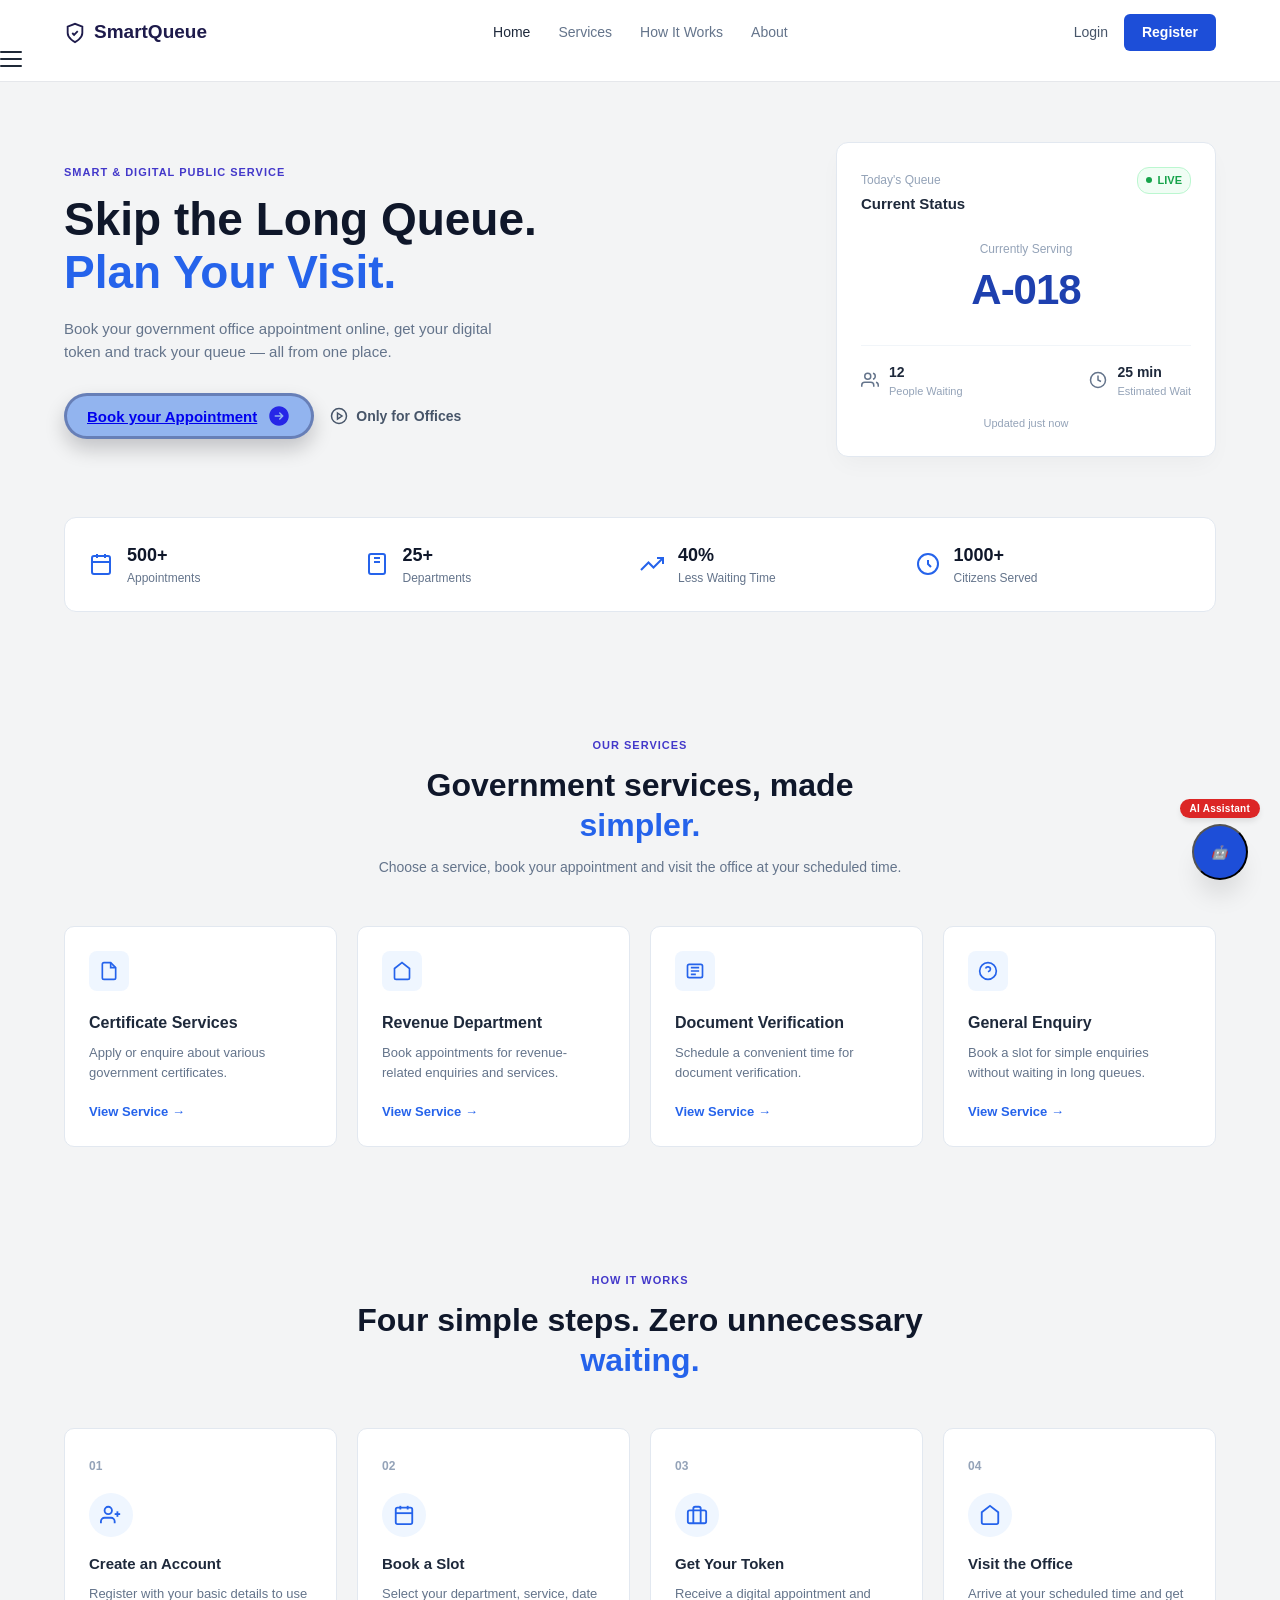
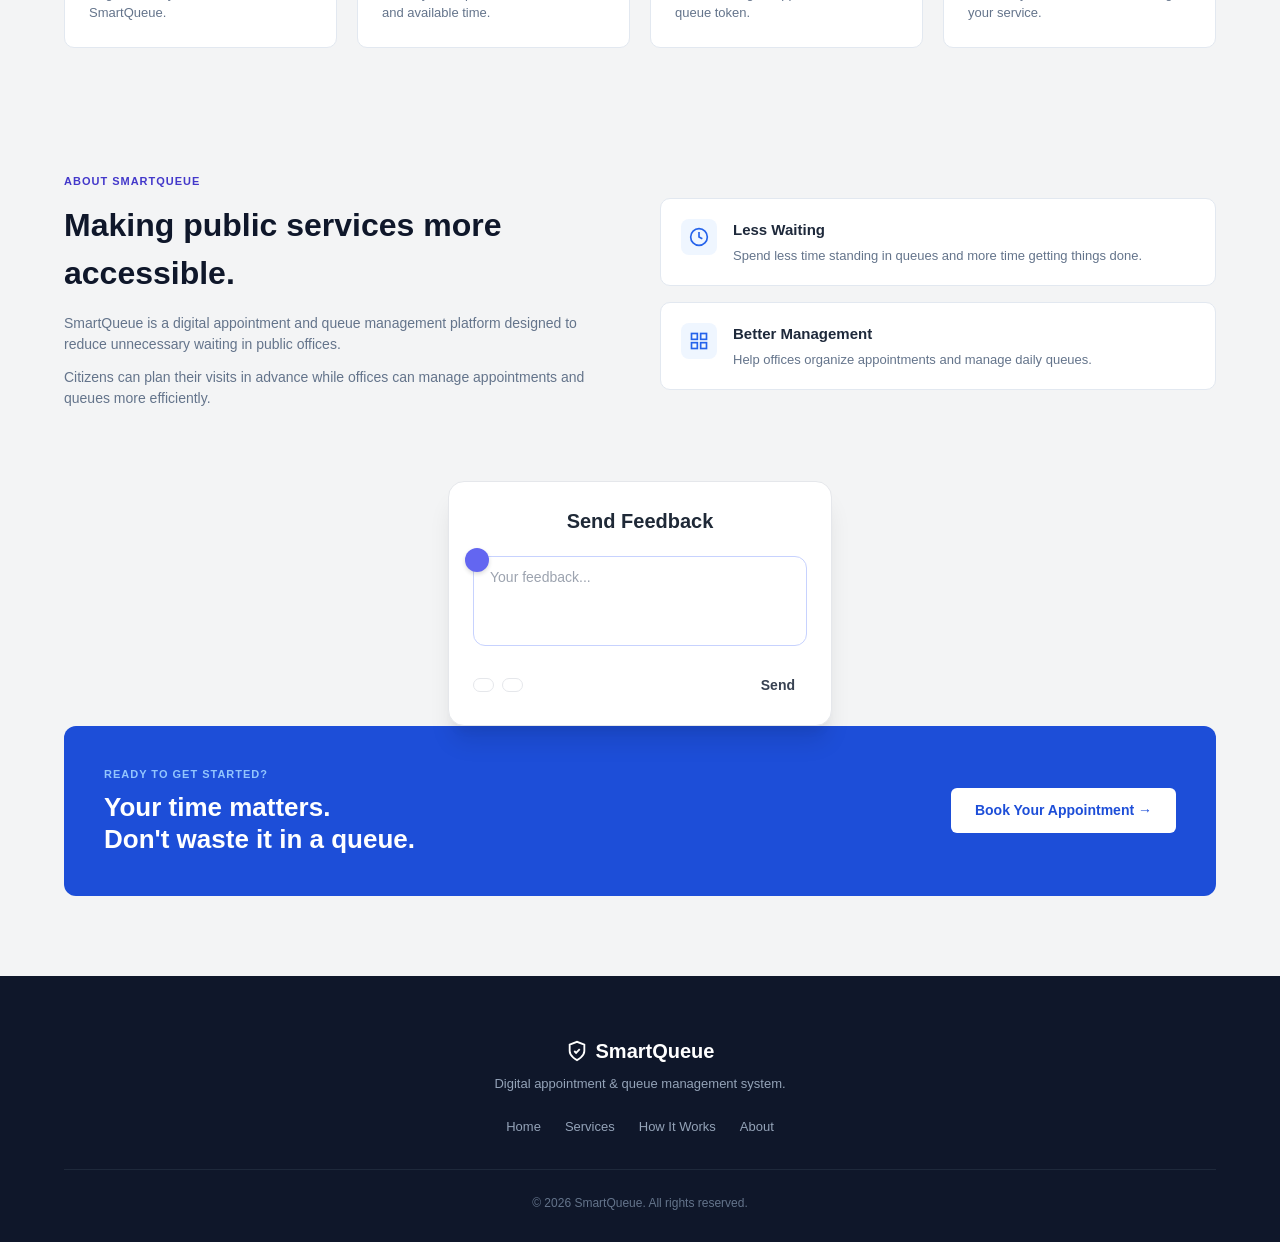
<file: index.html>
<!DOCTYPE html>
<html lang="en">
<head>
  <meta charset="UTF-8">
  <meta name="viewport" content="width=device-width, initial-scale=1.0">
  <title>SmartQueue</title>
  <link rel="stylesheet" href="styles.css">
</head>
<body>

  <!-- NAVBAR -->
  <header class="navbar">
    <div class="nav-container">
      <a href="#" class="logo">
        <svg width="22" height="22" viewBox="0 0 24 24" fill="none" stroke="currentColor" stroke-width="2">
          <path d="M12 22s8-4 8-10V5l-8-3-8 3v7c0 6 8 10 8 10z"/>
          <path d="m9 12 2 2 4-4"/>
        </svg>
        SmartQueue
      </a>
      
      <nav class="nav-links">
        <a href="#home" class="active">Home</a>
        <a href="#services">Services</a>
        <a href="#how-it-works">How It Works</a>
        <a href="#about">About</a>
      </nav>

      <div class="nav-auth">
        <a href="login.html" class="btn-login">Login</a>
        <a href="register.html" class="btn-register">Register</a>
      </div>
    </div>

<!-- Top-Left Navigation Container with 3-Line Menu -->
<div class="nav-left-container">
    <!-- 3-Line Menu Toggle Button -->
    <button id="menu-toggle-btn" class="menu-toggle-btn" aria-label="Toggle Menu">
        <span class="bar"></span>
        <span class="bar"></span>
        <span class="bar"></span>
    </button>

    

<!-- SIDE DRAWER MENU (Toggled by the 3-line button) -->
<div id="side-drawer" class="sq-drawer sq-drawer-hidden">
    
    <!-- Drawer Header with Close 'X' Button -->
    <div class="drawer-header">
        <span class="drawer-title">SmartQueue Menu</span>
        <button id="close-drawer-btn" class="close-btn">&times;</button>
    </div>

    <div class="drawer-content">
        <!-- 1. YOUR INFO SECTION -->
        <div class="drawer-section">
            <div class="section-label">
                <i class="fa-solid fa-user"></i> Your Info
            </div>
           <div class="info-box">
    <p class="user-name-text"><strong>Guest User</strong></p>
    <p class="user-email-text"><i class="fa-solid fa-envelope"></i> Not Available</p>
    <p class="user-hint-container"><i class="fa-solid fa-key"></i> User Hint: <strong class="user-hint-text">Not Available</strong></p>
</div>
        </div>

        <!-- 2. SHARE / DEPARTMENTS SECTION WITH HYPERLINKS -->
        <div class="drawer-section">
            <div class="section-label">
                <i class="fa-solid fa-share-nodes"></i> Share & Departments
            </div>
            <ul class="dept-links">
                <li><a href="certification.html"><i class="fa-solid fa-certificate"></i> Certificate Service</a></li>
                <li><a href="revenue dept.html"><i class="fa-solid fa-building-columns"></i> Revenue Department</a></li>
                <li><a href="documentdept.html"><i class="fa-solid fa-file-shield"></i> Document Verification</a></li>
                <li><a href="javascript:void(0);" onclick="document.getElementById('chat-launcher').click();" class="link-btn"><i class="fa-solid fa-circle-question"></i> General Enquiry
   
</a></li>
            </ul>
        </div>

        <!-- 3. SLOT INFO SECTION -->
        <div class="drawer-section">
            <div class="section-label">
                <i class="fa-solid fa-calendar-check"></i> Slot Info
            </div>
            <div class="slot-box">
                <div class="slot-badge">Token #42</div>
                <p class="slot-date"><i class="fa-regular fa-calendar"></i> 12 November 2026</p>
                <p class="slot-dept">Revenue Department</p>
            </div>
        </div>

        <!-- 4. TIMINGS SECTION -->
        <div class="drawer-section">
            <div class="section-label">
                <i class="fa-solid fa-clock"></i> Timings
            </div>
            <div class="timing-box">
                <p class="timing-text"><i class="fa-regular fa-clock"></i> 10:30 AM - 11:00 AM</p>
                <span class="timing-status">Appointed Time Slot</span>
            </div>
        </div>

        <!-- 5. LOGOUT SECTION -->
        <div class="drawer-section logout-section">
            <a href="logout.php" class="logout-btn">
                <i class="fa-solid fa-right-from-bracket"></i> Logout
            </a>
        </div>
    </div>

</div>
  </header>


  <!-- HERO SECTION -->
  <section id="home" class="hero-section">
    <div class="hero-container">
      
      <!-- HERO LEFT -->
      <div class="hero-text">
        <span class="badge">SMART & DIGITAL PUBLIC SERVICE</span>
        <h1>Skip the Long Queue.<br><span class="highlight">Plan Your Visit.</span></h1>
        <p class="hero-subtext">
          Book your government office appointment online, get your digital token and track your queue — all from one place.
        </p>
        <div class="hero-actions">
          <button class="button">
            <a href="appointment.html">Book your Appointment</a>
  <svg class="icon" viewBox="0 0 24 24" fill="currentColor">
    <path
      fill-rule="evenodd"
      d="M12 2.25c-5.385 0-9.75 4.365-9.75 9.75s4.365 9.75 9.75 9.75 9.75-4.365 9.75-9.75S17.385 2.25 12 2.25zm4.28 10.28a.75.75 0 000-1.06l-3-3a.75.75 0 10-1.06 1.06l1.72 1.72H8.25a.75.75 0 000 1.5h5.69l-1.72 1.72a.75.75 0 101.06 1.06l3-3z"
      clip-rule="evenodd"
    ></path>
  </svg>
</button>

          <a href="officerlogin.html" class="btn-secondary">
            <svg width="18" height="18" viewBox="0 0 24 24" fill="none" stroke="currentColor" stroke-width="2">
              <circle cx="12" cy="12" r="10"/>
              <polygon points="10 8 16 12 10 16 10 8"/>
            </svg>
            Only for Offices
          </a>
        </div>
      </div>
      <!-- HERO RIGHT: LIVE QUEUE CARD -->
      <div class="hero-widget">
        <div class="queue-card">
          <div class="card-header">
            <div>
              <span class="card-subtitle">Today's Queue</span>
              <h3>Current Status</h3>
            </div>
            <span class="live-pill"><span class="dot"></span> LIVE</span>
          </div>
          
          <div class="token-display">
            <span class="serving-label">Currently Serving</span>
            <span class="token-number" id = "stat-current-token">A-018</span>
          </div>

          <div class="queue-stats">
            <div class="stat-item">
              <svg width="18" height="18" viewBox="0 0 24 24" fill="none" stroke="currentColor" stroke-width="2">
                <path d="M17 21v-2a4 4 0 0 0-4-4H5a4 4 0 0 0-4 4v2"/>
                <circle cx="9" cy="7" r="4"/>
                <path d="M23 21v-2a4 4 0 0 0-3-3.87"/>
                <path d="M16 3.13a4 4 0 0 1 0 7.75"/>
              </svg>
              <div>
                <strong>12</strong>
                <p>People Waiting</p>
              </div>
            </div>

            <div class="stat-item">
              <svg width="18" height="18" viewBox="0 0 24 24" fill="none" stroke="currentColor" stroke-width="2">
                <circle cx="12" cy="12" r="10"/>
                <polyline points="12 6 12 12 16 14"/>
              </svg>
              <div>
                <strong>25 min</strong>
                <p>Estimated Wait</p>
              </div>
            </div>
          </div>

          <div class="card-footer">
            Updated just now
          </div>
        </div>
      </div>

    </div>

    <!-- STATS BAR -->
    <div class="stats-bar">
      <div class="stat-box">
        <svg width="24" height="24" viewBox="0 0 24 24" fill="none" stroke="currentColor" stroke-width="2">
          <rect x="3" y="4" width="18" height="18" rx="2" ry="2"/>
          <line x1="16" y1="2" x2="16" y2="6"/>
          <line x1="8" y1="2" x2="8" y2="6"/>
          <line x1="3" y1="10" x2="21" y2="10"/>
        </svg>
        <div>
          <h3>500+</h3>
          <p>Appointments</p>
        </div>
      </div>

      <div class="stat-box">
        <svg width="24" height="24" viewBox="0 0 24 24" fill="none" stroke="currentColor" stroke-width="2">
          <rect x="4" y="2" width="16" height="20" rx="2" ry="2"/>
          <line x1="9" y1="6" x2="15" y2="6"/>
          <line x1="9" y1="10" x2="15" y2="10"/>
        </svg>
        <div>
          <h3>25+</h3>
          <p>Departments</p>
        </div>
      </div>

      <div class="stat-box">
        <svg width="24" height="24" viewBox="0 0 24 24" fill="none" stroke="currentColor" stroke-width="2">
          <polyline points="23 6 13.5 15.5 8.5 10.5 1 18"/>
          <polyline points="17 6 23 6 23 12"/>
        </svg>
        <div>
          <h3>40%</h3>
          <p>Less Waiting Time</p>
        </div>
      </div>

      <div class="stat-box">
        <svg width="24" height="24" viewBox="0 0 24 24" fill="none" stroke="currentColor" stroke-width="2">
          <circle cx="12" cy="12" r="10"/>
          <path d="M12 8v4l3 3"/>
        </svg>
        <div>
          <h3>1000+</h3>
          <p>Citizens Served</p>
        </div>
      </div>
    </div>
  </section>

  <!-- SERVICES SECTION -->
  <section id="services" class="services-section">
    <div class="section-header">
      <span class="badge">OUR SERVICES</span>
      <h2>Government services, made<br><span class="highlight">simpler.</span></h2>
      <p>Choose a service, book your appointment and visit the office at your scheduled time.</p>
    </div>

    <div class="services-grid">
      <div class="service-card">
        <div class="icon-box">
          <svg width="20" height="20" viewBox="0 0 24 24" fill="none" stroke="currentColor" stroke-width="2">
            <path d="M14 2H6a2 2 0 0 0-2 2v16a2 2 0 0 0 2 2h12a2 2 0 0 0 2-2V8z"/>
            <polyline points="14 2 14 8 20 8"/>
          </svg>
        </div>
        <h3>Certificate Services</h3>
        <p>Apply or enquire about various government certificates.</p>
        <a href="certification.html" class="link-btn">View Service &rarr;</a>
      </div>

      <div class="service-card">
        <div class="icon-box">
          <svg width="20" height="20" viewBox="0 0 24 24" fill="none" stroke="currentColor" stroke-width="2">
            <path d="M3 9l9-7 9 7v11a2 2 0 0 1-2 2H5a2 2 0 0 1-2-2z"/>
          </svg>
        </div>
        <h3>Revenue Department</h3>
        <p>Book appointments for revenue-related enquiries and services.</p>
        <a href="revenue dept.html" class="link-btn">View Service &rarr;</a>
      </div>

      <div class="service-card">
        <div class="icon-box">
          <svg width="20" height="20" viewBox="0 0 24 24" fill="none" stroke="currentColor" stroke-width="2">
            <rect x="3" y="4" width="18" height="16" rx="2"/>
            <path d="M7 8h10M7 12h10M7 16h6"/>
          </svg>
        </div>
        <h3>Document Verification</h3>
        <p>Schedule a convenient time for document verification.</p>
        <a href="documentdept.html" class="link-btn">View Service &rarr;</a>
      </div>

      <div class="service-card">
        <div class="icon-box">
          <svg width="20" height="20" viewBox="0 0 24 24" fill="none" stroke="currentColor" stroke-width="2">
            <circle cx="12" cy="12" r="10"/>
            <path d="M9.09 9a3 3 0 0 1 5.83 1c0 2-3 3-3 3"/>
            <line x1="12" y1="17" x2="12.01" y2="17"/>
          </svg>
        </div>
        <h3>General Enquiry</h3>
        <p>Book a slot for simple enquiries without waiting in long queues.</p>
        <a href="javascript:void(0);" onclick="document.getElementById('chat-launcher').click();" class="link-btn">
    View Service &rarr;
</a>
    
      </div>
    </div>
  </section>

  <!-- HOW IT WORKS SECTION -->
  <section id="how-it-works" class="steps-section">
    <div class="section-header">
      <span class="badge">HOW IT WORKS</span>
      <h2>Four simple steps. Zero unnecessary<br><span class="highlight">waiting.</span></h2>
    </div>

    <div class="steps-grid">
      <div class="step-card">
        <span class="step-num">01</span>
        <div class="step-icon">
          <svg width="22" height="22" viewBox="0 0 24 24" fill="none" stroke="currentColor" stroke-width="2">
            <path d="M16 21v-2a4 4 0 0 0-4-4H5a4 4 0 0 0-4 4v2"/>
            <circle cx="9" cy="7" r="4"/>
            <line x1="19" y1="8" x2="19" y2="14"/>
            <line x1="16" y1="11" x2="22" y2="11"/>
          </svg>
        </div>
        <h3>Create an Account</h3>
        <p>Register with your basic details to use SmartQueue.</p>
      </div>

      <div class="step-card">
        <span class="step-num">02</span>
        <div class="step-icon">
          <svg width="22" height="22" viewBox="0 0 24 24" fill="none" stroke="currentColor" stroke-width="2">
            <rect x="3" y="4" width="18" height="18" rx="2" ry="2"/>
            <line x1="16" y1="2" x2="16" y2="6"/>
            <line x1="8" y1="2" x2="8" y2="6"/>
            <line x1="3" y1="10" x2="21" y2="10"/>
          </svg>
        </div>
        <h3>Book a Slot</h3>
        <p>Select your department, service, date and available time.</p>
      </div>

      <div class="step-card">
        <span class="step-num">03</span>
        <div class="step-icon">
          <svg width="22" height="22" viewBox="0 0 24 24" fill="none" stroke="currentColor" stroke-width="2">
            <rect x="2" y="7" width="20" height="14" rx="2" ry="2"/>
            <path d="M16 21V5a2 2 0 0 0-2-2h-4a2 2 0 0 0-2 2v16"/>
          </svg>
        </div>
        <h3>Get Your Token</h3>
        <p>Receive a digital appointment and queue token.</p>
      </div>

      <div class="step-card">
        <span class="step-num">04</span>
        <div class="step-icon">
          <svg width="22" height="22" viewBox="0 0 24 24" fill="none" stroke="currentColor" stroke-width="2">
            <path d="M3 9l9-7 9 7v11a2 2 0 0 1-2 2H5a2 2 0 0 1-2-2z"/>
          </svg>
        </div>
        <h3>Visit the Office</h3>
        <p>Arrive at your scheduled time and get your service.</p>
      </div>
    </div>
  </section>

  <!-- ABOUT SECTION -->
  <section id="about" class="about-section">
    <div class="about-container">
      <div class="about-left">
        <span class="badge">ABOUT SMARTQUEUE</span>
        <h2>Making public services more<br>accessible.</h2>
        <p>SmartQueue is a digital appointment and queue management platform designed to reduce unnecessary waiting in public offices.</p>
        <p>Citizens can plan their visits in advance while offices can manage appointments and queues more efficiently.</p>
        
      </div>

      <div class="about-right">
        <div class="feature-box">
          <div class="feature-icon">
            <svg width="20" height="20" viewBox="0 0 24 24" fill="none" stroke="currentColor" stroke-width="2">
              <circle cx="12" cy="12" r="10"/>
              <polyline points="12 6 12 12 16 14"/>
            </svg>
          </div>
          <div>
            <h3>Less Waiting</h3>
            <p>Spend less time standing in queues and more time getting things done.</p>
          </div>
        </div>
        <div class="feature-box">
  <div class="feature-icon">
    <svg width="20" height="20" viewBox="0 0 24 24" fill="none" stroke="currentColor" stroke-width="2">
      <rect x="3" y="3" width="7" height="7"/>
      <rect x="14" y="3" width="7" height="7"/>
      <rect x="14" y="14" width="7" height="7"/>
      <rect x="3" y="14" width="7" height="7"/>
    </svg>
  </div>
  <div>
    <h3>Better Management</h3>
    <p>Help offices organize
    appointments and manage daily
    queues.</p>
  </div>
</div>
</div>
</div>

<!-- Feedback Modal -->
<!-- Feedback Modal Form Wrapper -->
<div id="feedback-modal" class="sq-feedback-overlay">
  <form class="sq-feedback-card" action="submit_feedback.php" method="POST">
    <h3 class="sq-feedback-title">Send Feedback</h3>
    
    <div class="sq-feedback-input-wrapper">
      <div class="sq-pin-badge">
        <i class="fa-solid fa-paperclip text-white text-xs"></i>
      </div>
      <textarea 
        name="feedback"
        class="sq-feedback-textarea" 
        placeholder="Your feedback..."
        rows="4"
        required
      ></textarea>
    </div>

    <!-- Hidden input for reaction -->
    <input type="hidden" name="reaction" id="selected-reaction" value="">

    <div class="sq-feedback-actions">
      <div class="sq-feedback-reactions">
        <button type="button" class="sq-reaction-btn" data-reaction="Happy" title="Happy">
          <i class="fa-regular fa-face-smile text-lg"></i>
        </button>
        <button type="button" class="sq-reaction-btn" data-reaction="Sad" title="Sad">
          <i class="fa-regular fa-face-frown text-lg"></i>
        </button>
      </div>

      <button type="submit" class="sq-feedback-send-btn">
        <i class="fa-regular fa-paper-plane"></i>
        <span>Send</span>
      </button>
    </div>
  </form>
</div>
    <!-- CTA BANNER -->
    <div class="cta-banner">
      <div class="cta-content">
        <span class="cta-badge">READY TO GET STARTED?</span>
        <h2>Your time matters.<br>Don't waste it in a queue.</h2>
      </div>
      <a href="appointment.html" class="btn-white">Book Your Appointment &rarr;</a>
    </div>
  </section>

  <!-- FOOTER -->
  <footer class="footer">
    <div class="footer-container">
      <a href="#" class="footer-logo">
        <svg width="22" height="22" viewBox="0 0 24 24" fill="none" stroke="currentColor" stroke-width="2">
          <path d="M12 22s8-4 8-10V5l-8-3-8 3v7c0 6 8 10 8 10z"/>
          <path d="m9 12 2 2 4-4"/>
        </svg>
        SmartQueue
      </a>
      <p class="footer-desc">Digital appointment & queue management system.</p>
      
      <div class="footer-links">
        <a href="#home">Home</a>
        <a href="#services">Services</a>
        <a href="#how-it-works">How It Works</a>
        <a href="#about">About</a>
      </div>

      <div class="footer-bottom">
        &copy; 2026 SmartQueue. All rights reserved.
      </div>
    </div>
  </footer>
  <script>
  
    document.addEventListener("DOMContentLoaded", function() {
      // Add your JavaScript here, for example:
      // const chatLauncher = document.getElementById("chat-launcher");
      // const chatMessages = document.getElementById("chat-messages");
      // chatLauncher.addEventListener("click", () => { chatMessages.classList.toggle("hidden"); });
    });
document.addEventListener("DOMContentLoaded", function() {
    function updateLiveStats() {
        fetch('get_stats.php')
            .then(response => response.json())
            .then(data => {
                if (data.success) {
                    // 1. Update Currently Serving Token
                    const tokenEl = document.querySelector('.token-number');
                    if (tokenEl) {
                        tokenEl.innerText = data.current_token;
                    }

                    // 2. Update Stats Bar
                    const h3List = document.querySelectorAll('.stats-bar .stat-box h3');
                    if (h3List.length >= 4) {
                        h3List[0].innerText = data.appointments;
                        h3List[1].innerText = data.departments;
                        h3List[2].innerText = data.waiting_time;
                        h3List[3].innerText = data.citizens_served;
                    }

                    // 3. Update People Waiting and Estimated Wait using your exact <strong> tags
                    const statItems = document.querySelectorAll('.queue-stats .stat-item');
                    if (statItems.length >= 2) {
                        // Update People Waiting <strong> tag
                        const waitingStrong = statItems[0].querySelector('strong');
                        if (waitingStrong) {
                            waitingStrong.innerText = data.people_waiting;
                        }
                        
                        // Update Estimated Wait <strong> tag (automatically calculates 30 mins per person)
                        const waitTimeStrong = statItems[1].querySelector('strong');
                        if (waitTimeStrong) {
                            let totalMinutes = parseInt(data.people_waiting) * 30;
                            waitTimeStrong.innerText = totalMinutes + " min";
                        }
                    }
                }
            })
            .catch(err => console.log('Stats error:', err));
    }

    // Run on page load and auto-poll every 3 seconds
    updateLiveStats();
    setInterval(updateLiveStats, 3000);
});


    document.addEventListener("DOMContentLoaded", () => {
        const chatLauncher = document.getElementById("chat-launcher");
        const closeChat = document.getElementById("close-chat");
        const chatWindow = document.getElementById("chat-window");
        const launcherIcon = document.getElementById("launcher-icon");
        const chatForm = document.getElementById("chat-form");
        const userInput = document.getElementById("user-input");
        const chatMessages = document.getElementById("chat-messages");
        const quickButtons = document.querySelectorAll(".quick-btn");

        // Start with chat hidden
        chatWindow.classList.add("hidden-chat");

        // Toggle function
        function toggleChat() {
            const isHidden = chatWindow.classList.contains("hidden-chat");
            if (isHidden) {
                chatWindow.classList.remove("hidden-chat");
                launcherIcon.classList.remove("fa-robot");
                launcherIcon.classList.add("fa-xmark");
                userInput.focus();
            } else {
                chatWindow.classList.add("hidden-chat");
                launcherIcon.classList.remove("fa-xmark");
                launcherIcon.classList.add("fa-robot");
            }
        }

        // Event listeners for clicking the blue launcher or the close (X) button
        chatLauncher.addEventListener("click", toggleChat);
        if (closeChat) closeChat.addEventListener("click", toggleChat);

        // Helper to append messages
        function appendMessage(text, sender = "bot") {
            const messageDiv = document.createElement("div");
            messageDiv.className = `flex flex-col ${sender === "user" ? "items-end ml-auto" : "items-start"} max-w-[90%] my-2`;

            const bubble = document.createElement("div");
            bubble.className = sender === "user"
                ? "bg-blue-600 text-white text-sm p-3.5 rounded-2xl rounded-tr-sm shadow-sm leading-relaxed"
                : "bg-white text-gray-800 text-sm p-3.5 rounded-2xl rounded-tl-sm shadow-sm border border-gray-100 leading-relaxed";
            bubble.innerText = text;

            const timestamp = document.createElement("span");
            timestamp.className = "text-[10px] text-gray-400 mt-1 mx-1";
            timestamp.innerText = "Just now";

            messageDiv.appendChild(bubble);
            messageDiv.appendChild(timestamp);
            chatMessages.appendChild(messageDiv);
            chatMessages.scrollTop = chatMessages.scrollHeight;
        }

        // Intelligent response matcher for government office queries
        function getBotResponse(query) {
            const text = query.toLowerCase().trim();

            if (text.includes("wait") || text.includes("time") || text.includes("queue")) {
                return "⏱️ Average queue wait times currently stand at ~15-20 minutes for Certificate Service and Revenue counters.";
            }
            if (text.includes("hour") || text.includes("timing") || text.includes("open")) {
                return "🕒 Office hours are Monday through Saturday, 9:00 AM to 5:00 PM.";
            }
            if (text.includes("document") || text.includes("need") || text.includes("proof")) {
                return "📋 We handle documents across 3 main departments:\n1. Certificate Service (Birth/Death/Marriage)\n2. Revenue Dept (Income/Caste/EWS)\n3. Document Verification (Aadhaar/PAN/Passport)";
            }
            return "I can help guide you on document proofs, queue wait times, or department services! Try asking about 'Income certificate' or 'Office hours'.";
        }

        // Handle text form submissions
        if (chatForm) {
            chatForm.addEventListener("submit", (e) => {
                e.preventDefault();
                const query = userInput.value.trim();
                if (!query) return;

                appendMessage(query, "user");
                userInput.value = "";

                setTimeout(() => {
                    const response = getBotResponse(query);
                    appendMessage(response, "bot");
                }, 500);
            });
        }

        // Handle quick option pill buttons
        quickButtons.forEach(button => {
            button.addEventListener("click", () => {
                const query = button.querySelector("span").innerText;
                appendMessage(query, "user");
                setTimeout(() => {
                    const response = getBotResponse(query);
                    appendMessage(response, "bot");
                }, 500);
            });
        });
    });

  
    document.addEventListener("DOMContentLoaded", () => {
        const menuBtn = document.getElementById("menu-toggle-btn");
        const closeBtn = document.getElementById("close-drawer-btn");
        const sideDrawer = document.getElementById("side-drawer");

        // Toggle drawer open/close
        menuBtn.addEventListener("click", (e) => {
            e.stopPropagation();
            sideDrawer.classList.toggle("sq-drawer-hidden");
        });

        // Close drawer using the X button
        if (closeBtn) {
            closeBtn.addEventListener("click", () => {
                sideDrawer.classList.add("sq-drawer-hidden");
            });
        }

        // Close drawer when clicking outside of it
        document.addEventListener("click", (e) => {
            if (!sideDrawer.contains(e.target) && !menuBtn.contains(e.target)) {
                sideDrawer.classList.add("sq-drawer-hidden");
            }
        });
    });


    document.addEventListener("DOMContentLoaded", () => {
        fetch('get_user_info.php')
            .then(response => response.json())
            .then(data => {
                if (data.logged_in) {
                    // Update each specific element individually
                    document.querySelector('.user-name-text').innerHTML = `<strong>${data.username}</strong>`;
                    document.querySelector('.user-email-text').innerHTML = `<i class="fa-solid fa-envelope"></i> ${data.contact}`;
                    document.querySelector('.user-hint-text').innerText = data.hint;
                }
            })
            .catch(error => console.error('Error fetching user info:', error));
    });

    
</script>

<!-- SmartQueue AI Floating Chatbot Widget Container -->
<div class="sq-chat-container">

    <!-- Chat Card Popup -->
    <div id="chat-window" class="sq-chat-card">
      
        
        <!-- Header -->
        <div class="sq-chat-header" >
            <div class="sq-header-title flex items-center space-x-3">
                <div class="sq-avatar flex items-center justify-center">
                    <i class="fa-solid fa-robot text-lg text-blue-200">   🤖   </i>
                </div>
                <div>
                    <h4 class="font-bold text-base leading-tight"> 🤖SmartQueue AI</h4>
                    <div class="sq-status flex items-center text-xs text-blue-200 mt-0.5 space-x-1.5">
                        <span class="sq-status-dot w-2 h-2 bg-green-400 rounded-full animate-pulse"></span>
                        <span>Online • Office Help</span>
                    </div>
                </div>
            </div>
            <!-- Close Button -->
            <button id="close-chat" class="sq-close-btn text-white/80 hover:text-white p-1 rounded-lg transition-colors">
                <i class="fa-solid fa-xmark text-lg"> 🤖 </i>
            </button>
        </div>

        <!-- Chat Body / Messages Area -->
        <div id="chat-messages" class="sq-chat-body">
            
            <!-- Welcome Greeting Bubble -->
            <div class="sq-msg-group flex flex-col items-start max-w-[90%]">
                <div class="sq-msg-bubble sq-msg-bot">
                    Hello! 👋 Have queries about government documents, required forms, or live queue timings? Ask me anything!
                </div>
                <span class="sq-timestamp">Just now</span>
            </div>

            <!-- Quick Action Options Pills -->
            <div id="quick-options" class="sq-quick-options space-y-2 pt-1">
                <button class="quick-btn sq-pill-btn">
                    <span>What documents are needed?</span>
                    <i class="fa-solid fa-chevron-right text-[10px] text-gray-400">🤖</i>
                </button>
                <button class="quick-btn sq-pill-btn">
                    <span>What is my current wait time?</span>
                    <i class="fa-solid fa-chevron-right text-[10px] text-gray-400">🤖</i>
                </button>
                <button class="quick-btn sq-pill-btn">
                    <span>Office hours?</span>
                    <i class="fa-solid fa-chevron-right text-[10px] text-gray-400">🤖</i>
                </button>
            </div>

        </div>

        <!-- Input Footer -->
<div class="sq-chat-footer">
    <form id="chat-form" class="flex items-center gap-2">
        <input type="text" id="user-input" placeholder="Type your query here..." class="sq-chat-input"/>
        <button type="submit" class="sq-send-btn">
            <i class="fa-solid fa-paper-plane text-xs">🤖</i>
        </button>
    </form>
</div>

    </div>

    <!-- Floating Launcher Circle with Red Badge -->
    <div class="sq-launcher-wrapper">
        <!-- AI Assistant Badge Label -->
        <div class="sq-launcher-badge">
            AI Assistant
        </div>

        <!-- Launcher Icon Circle -->
        <button id="chat-launcher" class="sq-launcher-btn">
            <i id="launcher-icon" class="fa-solid fa-robot text-2xl">🤖</i>
        </button>
    </div>

</div>
 

</body>
</html>
</file>
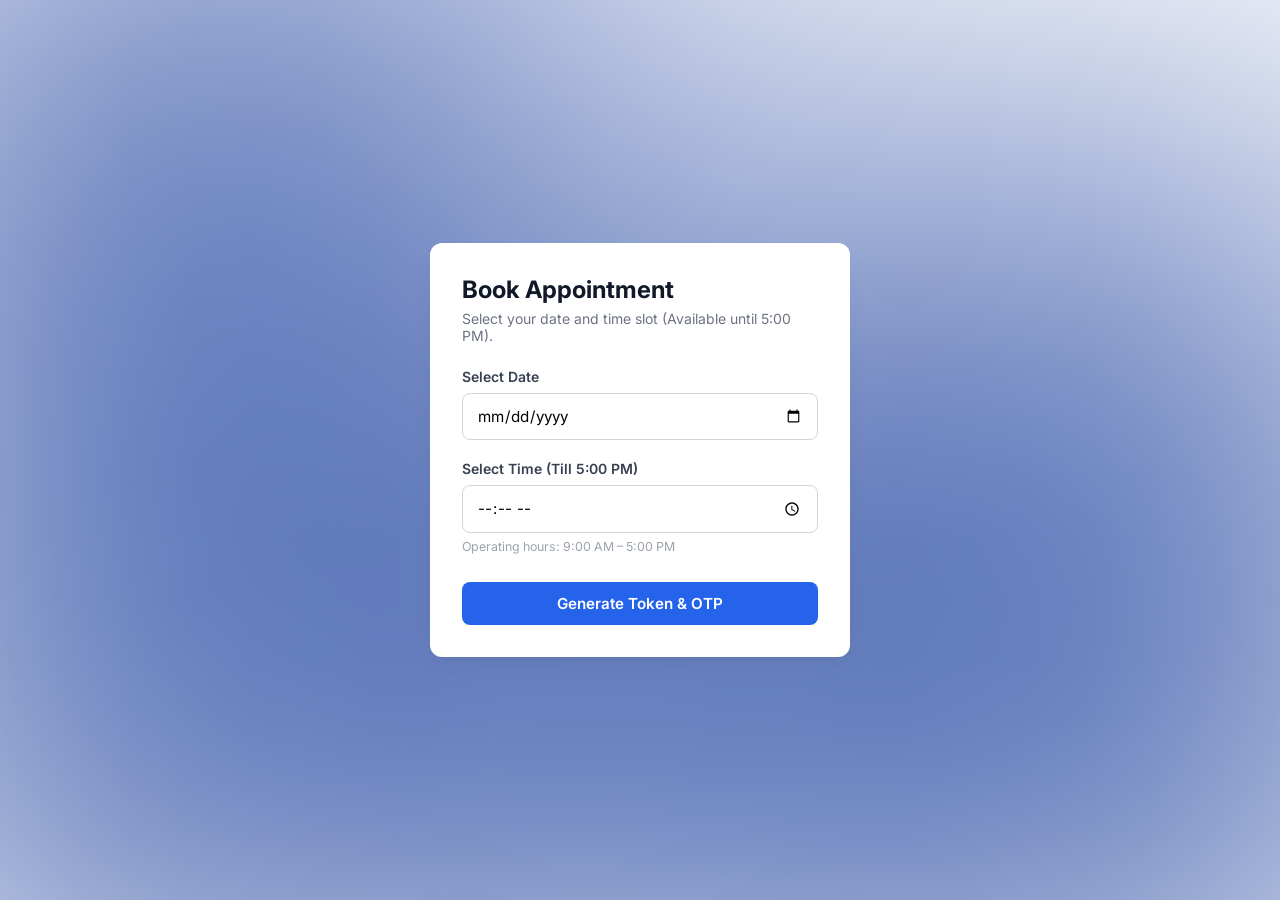
<file: appointment.html>
<!DOCTYPE html>
<html lang="en">
<head>
    <meta charset="UTF-8">
    <meta name="viewport" content="width=device-width, initial-scale=1.0">
    <title>SmartQueue - Book Appointment</title>
    <!-- External CSS Link -->
    <link rel="stylesheet" href="appointment.css">
    <link href="https://fonts.googleapis.com/css2?family=Inter:wght@400;500;600;700&display=swap" rel="stylesheet">
</head>
<body>

    <div class="booking-container">
        <div class="booking-card">
            
            <div class="card-header">
                <h2>Book Appointment</h2>
                <p>Select your date and time slot (Available until 5:00 PM).</p>
            </div>

            <!-- Form submits directly to your PHP backend -->
            <form action="appointment.php" method="POST" class="appointment-form">
                
                <div class="form-group">
                    <label for="scheduled_date">Select Date</label>
                    <input 
                        type="date" 
                        id="scheduled_date" 
                        name="scheduled_date" 
                        class="form-control"
                        required>
                </div>

                <div class="form-group">
                    <label for="scheduled_time">Select Time (Till 5:00 PM)</label>
                    <input 
                        type="time" 
                        id="scheduled_time" 
                        name="scheduled_time" 
                        class="form-control"
                        min="09:00" 
                        max="17:00" 
                        required>
                    <small class="help-text">Operating hours: 9:00 AM – 5:00 PM</small>
                </div>

                <button type="submit" class="btn-submit">Generate Token & OTP</button>

            </form>

        </div>
    </div>

    <script>
        // Restrict calendar selection so users cannot pick past dates
        const dateInput = document.getElementById('scheduled_date');
        const today = new Date().toISOString().split('T')[0];
        dateInput.setAttribute('min', today);
    </script>

</body>
</html>
</file>
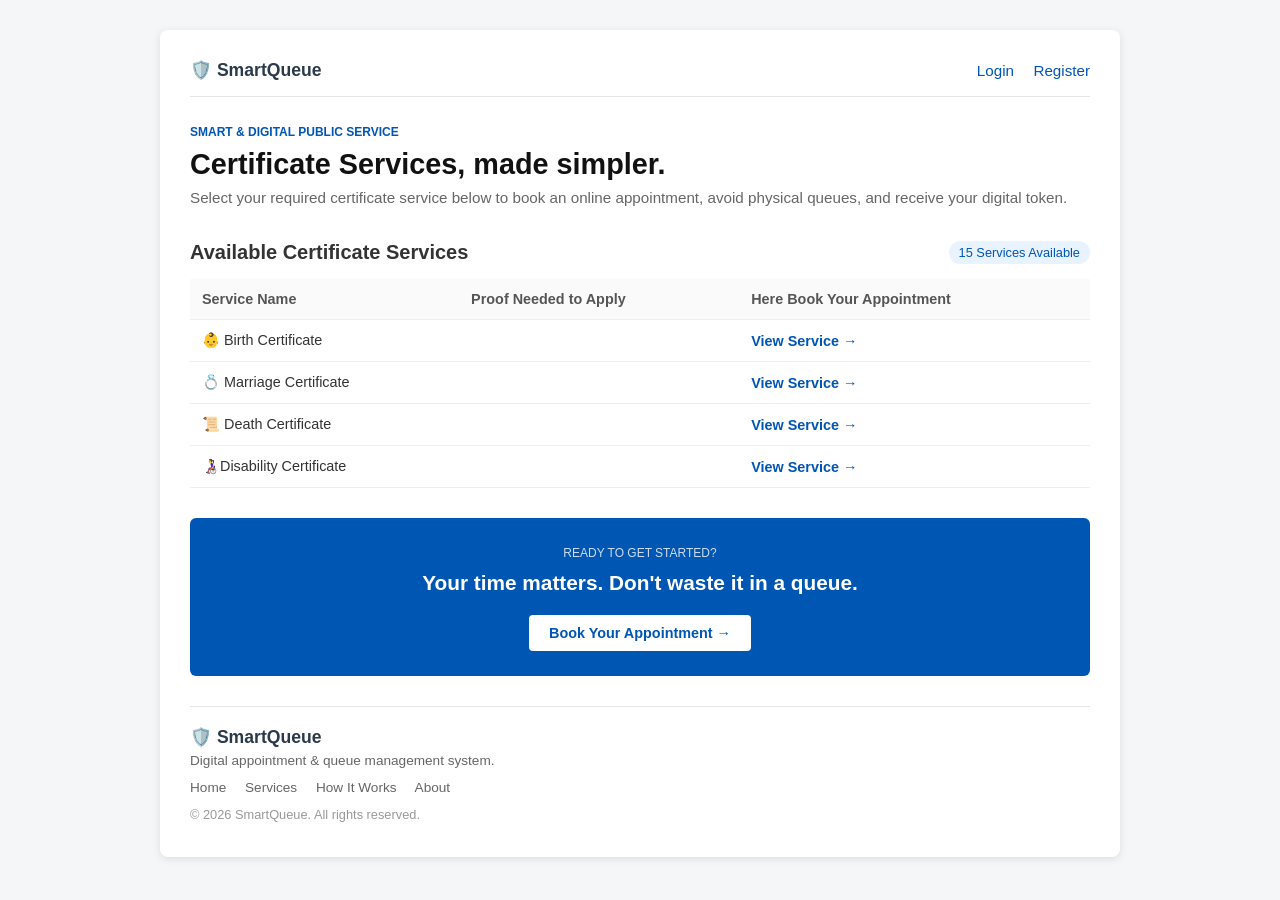
<file: certification.html>
<!DOCTYPE html>
<html lang="en">
<head>
    <meta charset="UTF-8">
    <meta name="viewport" content="width=device-width, initial-scale=1.0">
    <title>SmartQueue - Certificate Services</title>
    <link rel="stylesheet" href="certification.css">
</head>
<body>

    <div class="container">
        <!-- Header -->
        <header>
            <div class="logo">🛡️ SmartQueue</div>
            <nav>
                <a href="login.html">Login</a>
                <a href="register.html">Register</a>
            </nav>
        </header>

        <!-- Hero Section -->
        <div class="hero">
            <span class="sub-title">Smart & Digital Public Service</span>
            <h1>Certificate Services, made simpler.</h1>
            <p>Select your required certificate service below to book an online appointment, avoid physical queues, and receive your digital token.</p>
        </div>

        <!-- Content Area -->
        <main>
            <div class="section-title">
                <h2>Available Certificate Services</h2>
                <span class="badge">15 Services Available</span>
            </div>

            <!-- Table -->
            <table>
                <thead>
                    <tr>
                        <th>Service Name</th>
                        <th>Proof Needed to Apply</th>
                        <th>Here Book Your Appointment</th>
                    </tr>
                </thead>
                <tbody>
                    <tr>
                        <td>👶 Birth Certificate</td>
                        <td></td> 
                        <td><a href="appointment.html">View Service &rarr;</a></td>
                    </tr>
                    
                    <tr>
                        <td>💍 Marriage Certificate</td>
                        <td></td>
                        <td><a href="appointment.html">View Service &rarr;</a></td>
                    </tr>
                    <tr>
                        <td>📜 Death Certificate</td>
                        <td></td>
                        <td><a href="appointment.html">View Service &rarr;</a></td>
                    </tr>
                    <tr>
                        <td>👩‍🦽Disability Certificate</td>
                        <td></td>
                        <td><a href="appointment.html">View Service &rarr;</a></td>
                    </tr>
                </tbody>
            </table>
        </main>

        <!-- Call to Action -->
        <div class="cta">
            <span>Ready to get started?</span>
            <h2>Your time matters. Don't waste it in a queue.</h2>
            <a href="#" class="btn">Book Your Appointment &rarr;</a>
        </div>

        <!-- Footer -->
        <footer>
            <div class="logo">🛡️ SmartQueue</div>
            <p>Digital appointment & queue management system.</p>
            <div class="footer-links">
                <a href="#">Home</a>
                <a href="#">Services</a>
                <a href="#">How It Works</a>
                <a href="#">About</a>
            </div>
            <p class="copyright">&copy; 2026 SmartQueue. All rights reserved.</p>
        </footer>
    </div>

</body>
</html>
</file>
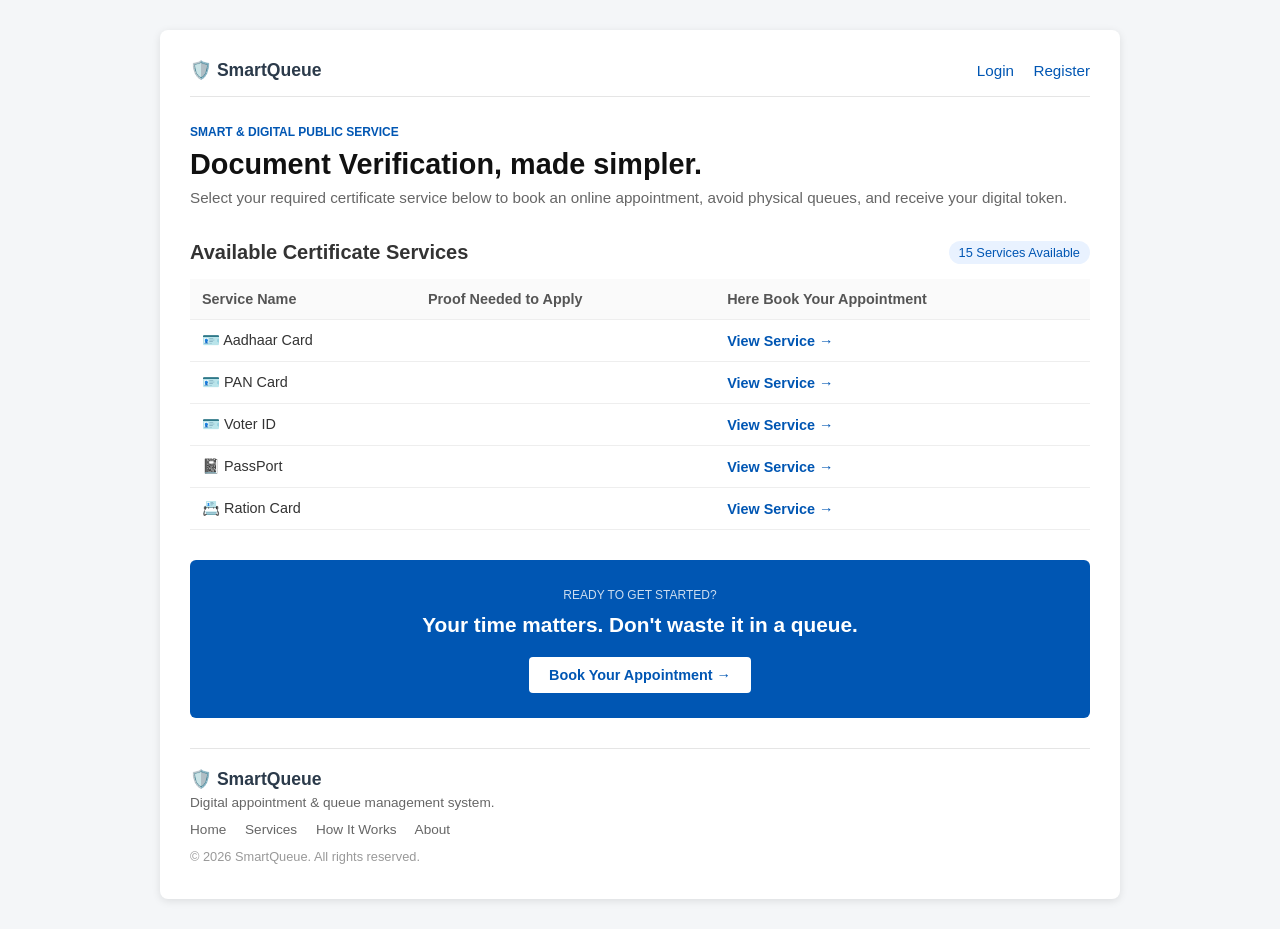
<file: documentdept.html>
<!DOCTYPE html>
<html lang="en">
<head>
    <meta charset="UTF-8">
    <meta name="viewport" content="width=device-width, initial-scale=1.0">
    <title>SmartQueue - Document Verification</title>
    <link rel="stylesheet" href="documentdept.css">
</head>
<body>

    <div class="container">
        <!-- Header -->
        <header>
            <div class="logo">🛡️ SmartQueue</div>
            <nav>
                <a href="login.html">Login</a>
                <a href="register.html">Register</a>
            </nav>
        </header>

        <!-- Hero Section -->
        <div class="hero">
            <span class="sub-title">Smart & Digital Public Service</span>
            <h1>Document Verification, made simpler.</h1>
            <p>Select your required certificate service below to book an online appointment, avoid physical queues, and receive your digital token.</p>
        </div>

        <!-- Content Area -->
        <main>
            <div class="section-title">
                <h2>Available Certificate Services</h2>
                <span class="badge">15 Services Available</span>
            </div>

            <!-- Table -->
            <table>
                <thead>
                    <tr>
                        <th>Service Name</th>
                        <th>Proof Needed to Apply</th>
                        <th>Here Book Your Appointment</th>
                    </tr>
                </thead>
                <tbody>
                    <tr>
                        <td> 🪪 Aadhaar Card</td>
                        <td></td> 
                        <td><a href="appointment.html">View Service &rarr;</a></td>
                    </tr>
                    
                    <tr>
                        <td> 🪪 PAN Card</td>
                        <td></td>
                        <td><a href="appointment.html">View Service &rarr;</a></td>
                    </tr>
                    <tr>
                        <td> 🪪 Voter ID </td>
                        <td></td>
                        <td><a href="appointment.html">View Service &rarr;</a></td>
                    </tr>
                    <tr>
                        <td> 📓 PassPort</td>
                        <td></td>
                        <td><a href="appointment.html">View Service &rarr;</a></td>
                    </tr>
                    <tr>
                        <td> 📇 Ration Card</td>
                        <td></td>
                        <td><a href="appointment.html">View Service &rarr;</a></td>
                    </tr>
                </tbody>
            </table>
        </main>

        <!-- Call to Action -->
        <div class="cta">
            <span>Ready to get started?</span>
            <h2>Your time matters. Don't waste it in a queue.</h2>
            <a href="#" class="btn">Book Your Appointment &rarr;</a>
        </div>

        <!-- Footer -->
        <footer>
            <div class="logo">🛡️ SmartQueue</div>
            <p>Digital appointment & queue management system.</p>
            <div class="footer-links">
                <a href="#">Home</a>
                <a href="#">Services</a>
                <a href="#">How It Works</a>
                <a href="#">About</a>
            </div>
            <p class="copyright">&copy; 2026 SmartQueue. All rights reserved.</p>
        </footer>
    </div>

</body>
</html>
</file>
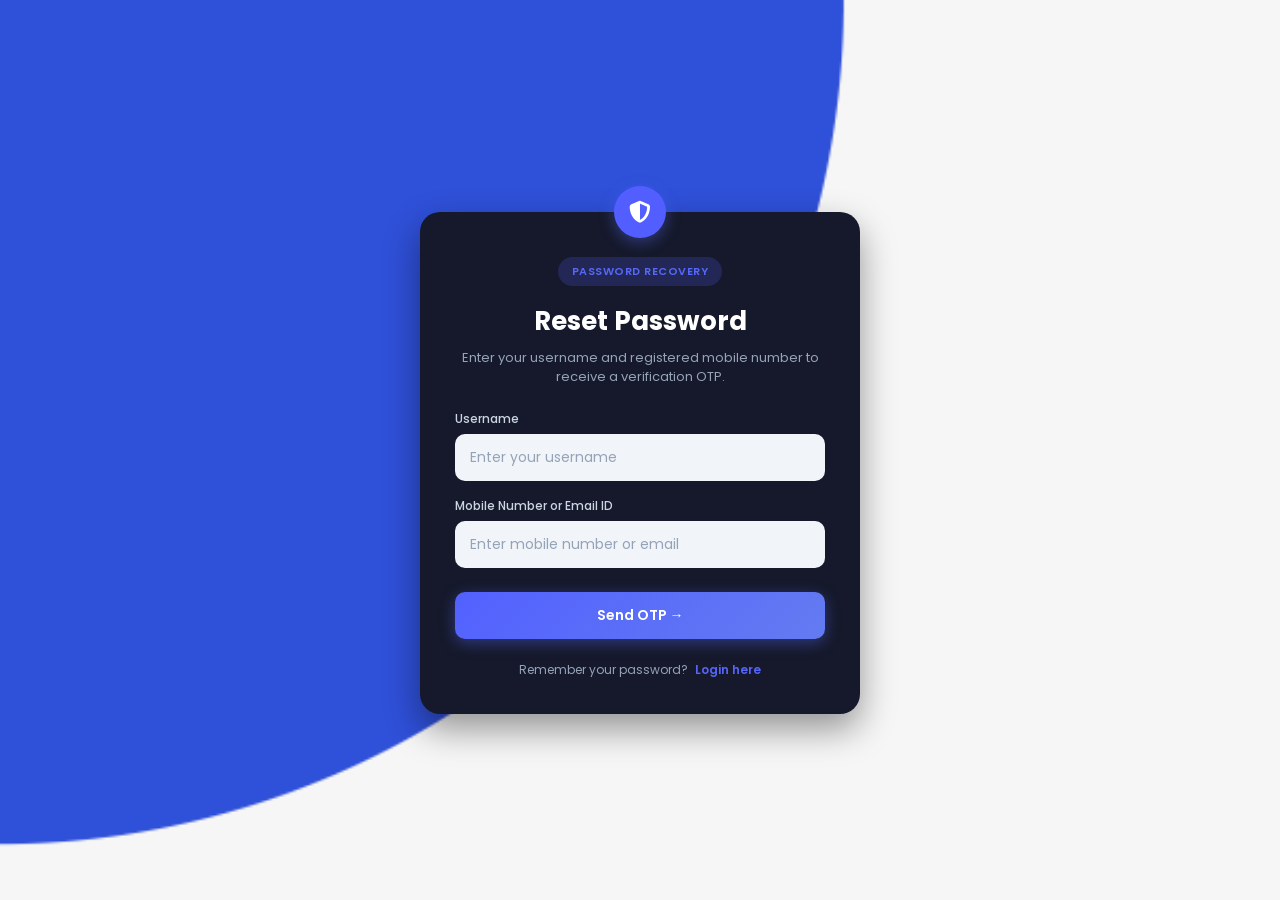
<file: forgot.html>
<!DOCTYPE html>
<html lang="en">
<head>
    <meta charset="UTF-8">
    <meta name="viewport" content="width=device-width, initial-scale=1.0">
    <title>Forgot Password - SmartQueue</title>
    <!-- Font Awesome CDN for Shield Icon -->
    <link rel="stylesheet" href="https://cdnjs.cloudflare.com/ajax/libs/font-awesome/6.4.0/css/all.min.css">
    <!-- External CSS -->
    <link rel="stylesheet" href="forgot.css">
</head>
<body>

    <!-- Top Overlapping Shield Icon -->
    <div class="portal-icon-container">
        <i class="fa-solid fa-shield-halved"></i>
    </div>

    <!-- Main Card Container -->
    <div class="container">
        <p class="subtitle">Password Recovery</p>
        <h2 class="title">Reset Password</h2>
        <p class="description">Enter your username and registered mobile number to receive a verification OTP.</p>

        <form action="forgot.php" method="POST">
            <div class="form-group">
                <label for="username">Username</label>
                <input type="text" id="username" name="username" placeholder="Enter your username" required>
            </div>

            <div class="form-group">
                <label for="contact">Mobile Number or Email ID</label>
                <input type="text" id="contact" name="contact" placeholder="Enter mobile number or email" required>
            </div>

            <button type="submit" class="btn-submit">Send OTP &rarr;</button>
        </form>

        <p class="footer-text">Remember your password? <a href="login.html">Login here</a></p>
    </div>

</body>
</html>
</file>
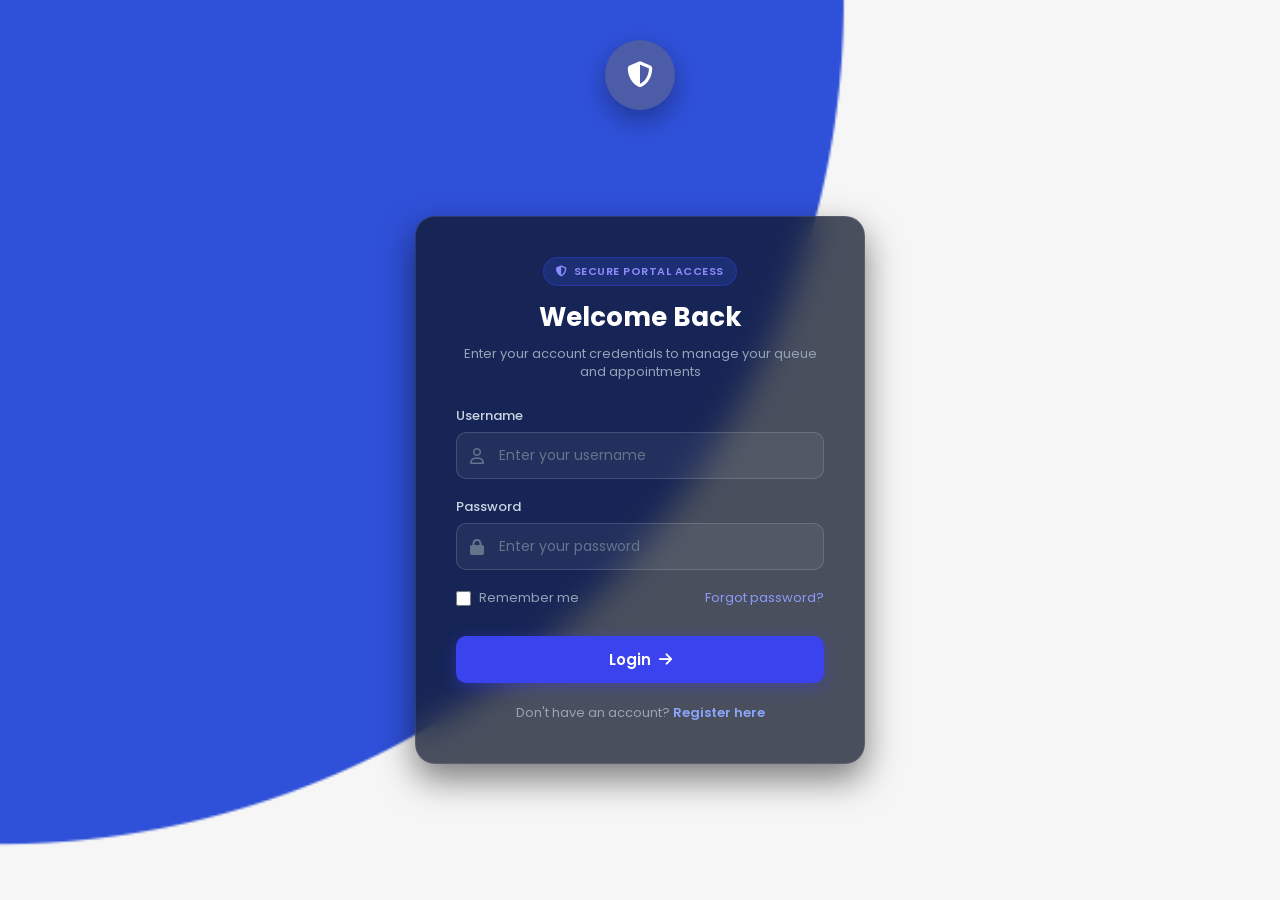
<file: login.html>
<!DOCTYPE html>
<html lang="en">
<head>
  <meta charset="UTF-8" />
  <meta name="viewport" content="width=device-width, initial-scale=1.0" />
  <title>Login - SmartQueue</title>
  
  <!-- Font Awesome Icons -->
 <link rel="stylesheet" href="https://cdnjs.cloudflare.com/ajax/libs/font-awesome/6.4.0/css/all.min.css" />
  
  <!-- External CSS -->
  <link rel="stylesheet" href="login.css" />
</head>
<body>

  <!-- NAVBAR WITH BLOOMING MOTION EFFECT -->
  <nav class="navbar">
    <input type="checkbox" id="toggle" />
    <label for="toggle" class="center-btn">
      <i class="fa-solid fa-shield-halved"></i>
    </label>

    <ul class="nav-items">
      <li style="--i:1;">
        <a href="index.html">
          <i class="fa-solid fa-house"></i>
          <span>Home</span>
        </a>
      </li>
      <li style="--i:2;">
        <a href="index.html">
          <i class="fa-solid fa-arrow-left"></i>
          <span>Back</span>
        </a>
      </li>
      <li style="--i:3;">
        <a href="register.html">
          <i class="fa-solid fa-user-plus"></i>
          <span>Register</span>
        </a>
      </li>
      <li style="--i:4;">
        <a href="forgot.html">
          <i class="fa-solid fa-key"></i>
          <span>Reset</span>
        </a>
      </li>
    </ul>
  </nav>

  <!-- LOGIN CONTAINER -->
  <main class="login-wrapper">
    <div class="login-card">

      <div class="login-header">
        <div class="subtitle-badge">
          <i class="fa-solid fa-shield-halved"></i>
          <span>SECURE PORTAL ACCESS</span>
        </div>
        <h2>Welcome Back</h2>
        <p class="caption-settings">Enter your account credentials to manage your queue and appointments</p>
      </div>

      <form class="login-form" action="login.php" method="POST">
        
        <div class="form-group">
          <label for="username">Username</label>
          <div class="input-field">
            <i class="fa-regular fa-user"></i>
            <input type="text" id="username" name="username" placeholder="Enter your username" required />
          </div>
        </div>

        <div class="form-group">
          <label for="password">Password</label>
          <div class="input-field">
            <i class="fa-solid fa-lock"></i>
            <input type="password" id="password" name="password" placeholder="Enter your password" required />
          </div>
        </div>

        <div class="form-actions">
          <label class="remember-me">
            <input type="checkbox" /> Remember me
          </label>
          <a href="forgot.html" class="forgot-link">Forgot password?</a>
        </div>

        <button type="submit" class="btn-submit">
          Login <i class="fa-solid fa-arrow-right"></i>
        </button>

      </form>

      <div class="login-footer">
        <p>Don't have an account? <a href="register.html">Register here</a></p>
      </div>

    </div>
  </main>

</body>
</html>
</file>
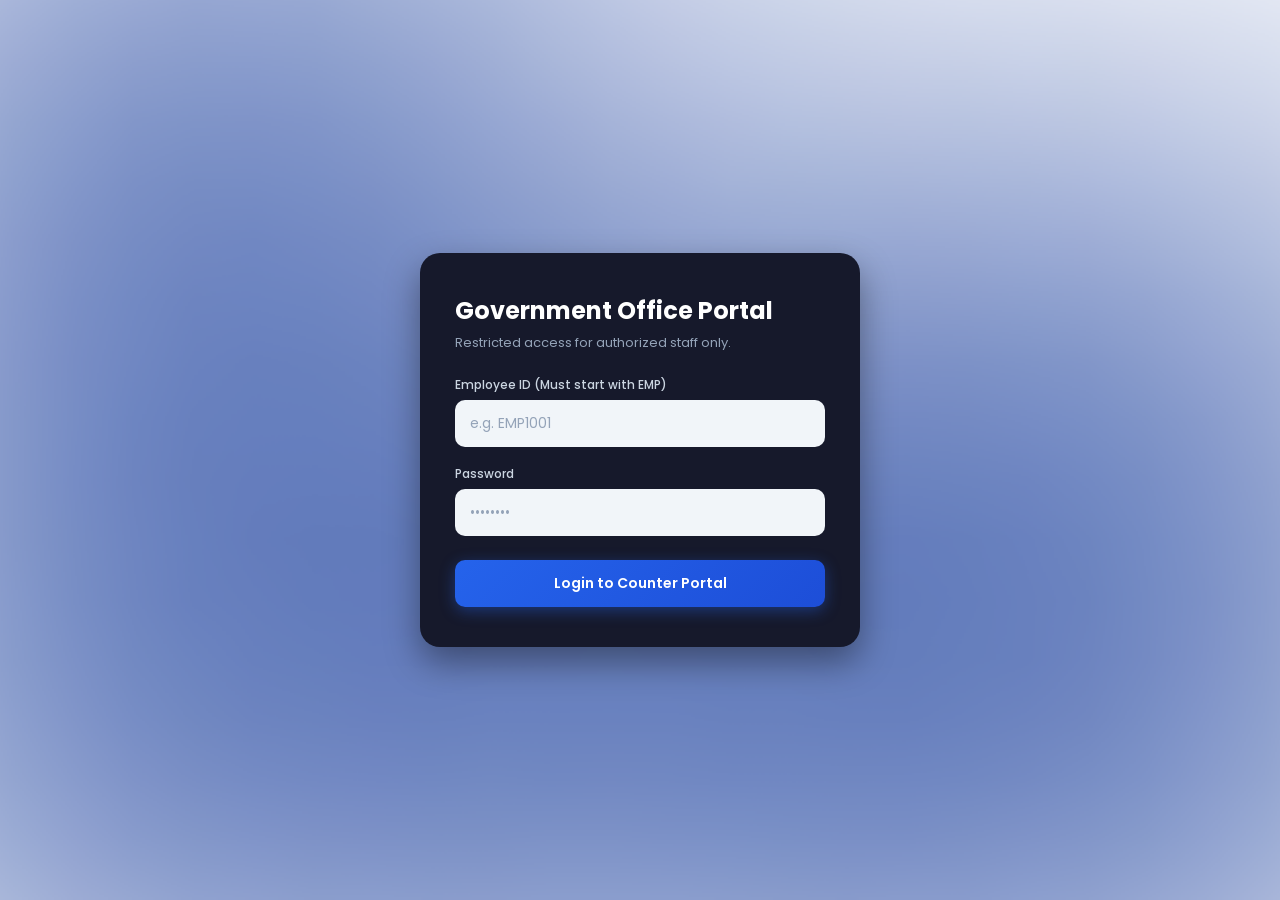
<file: officerlogin.html>
<!DOCTYPE html>
<html lang="en">
<head>
    <meta charset="UTF-8">
    <meta name="viewport" content="width=device-width, initial-scale=1.0">
    <title>Office Portal - Login</title>
    <link rel="stylesheet" href="officer.css">
</head>
<body>

    <div class="card">
        <h2>Government Office Portal</h2>
        <p class="subtext">Restricted access for authorized staff only.</p>

        <form action="officerlogin.php" method="POST">
            <div class="form-group">
                <label for="employee_id">Employee ID (Must start with EMP)</label>
                <input type="text" id="employee_id" name="employee_id" placeholder="e.g. EMP1001" required>
            </div>

            <div class="form-group">
                <label for="password">Password</label>
                <input type="password" id="password" name="password" placeholder="••••••••" required>
            </div>

            <button type="submit" href="officerpanel.php" class="btn btn-primary">Login to Counter Portal</button>
            
        </form>
    </div>

</body>
</html>
</file>
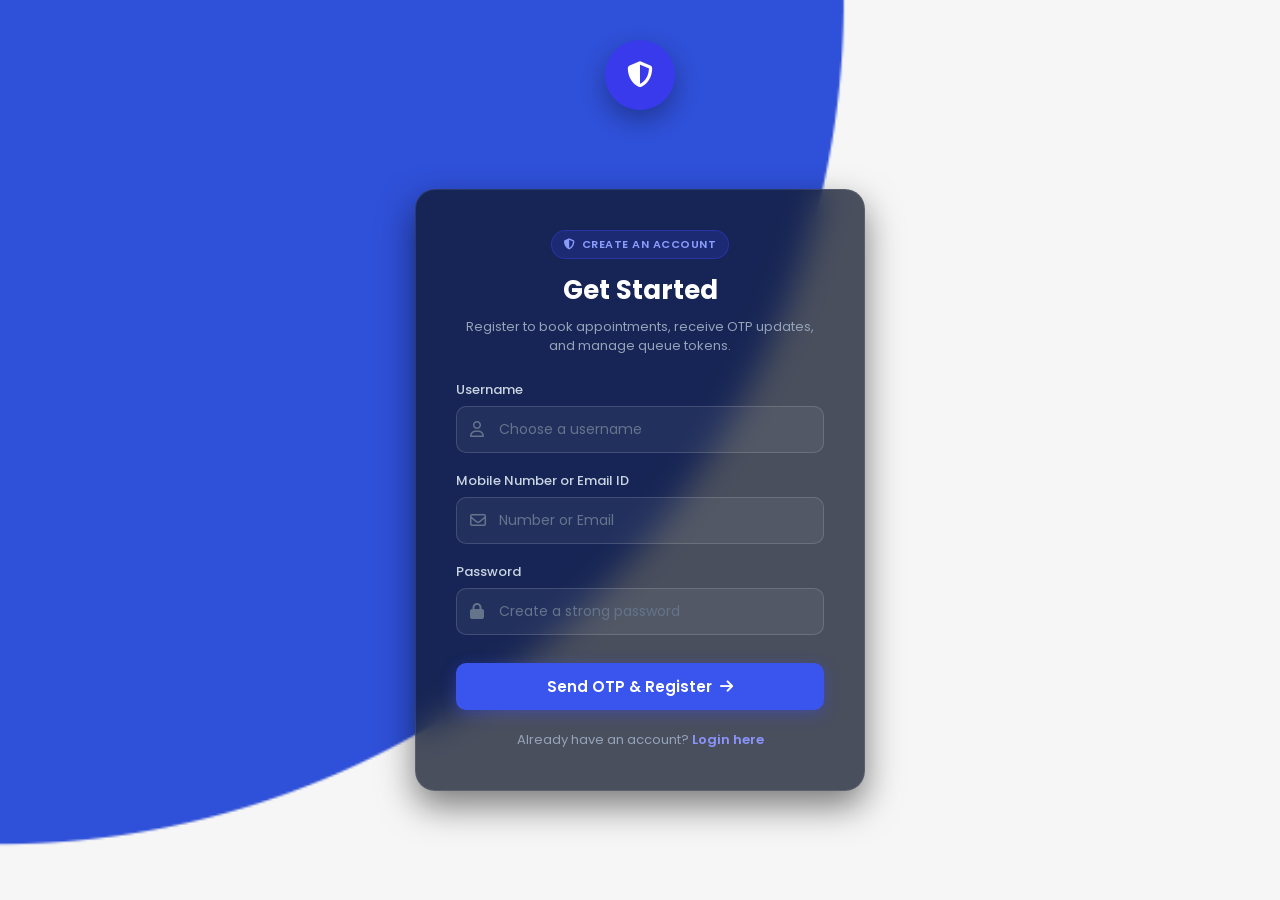
<file: register.html>
<!DOCTYPE html>
<html lang="en">
<head>
  <meta charset="UTF-8" />
  <meta name="viewport" content="width=device-width, initial-scale=1.0" />
  <title>Register - SmartQueue</title>
  <link rel="stylesheet" href="https://cdnjs.cloudflare.com/ajax/libs/font-awesome/6.4.0/css/all.min.css" />
  <!-- Font Awesome Icons -->
  <link rel="stylesheet" href="register.css" />
</head>
<body>

  <!-- NAVBAR -->
   <nav class="navbar">
  <input type="checkbox" id="toggle" />
  <label for="toggle" class="center-btn">
    <!-- Ensure this icon tag is present -->
    <i class="fa-solid fa-shield-halved"></i>
  </label>

  <ul class="nav-items">
    <li style="--i: 1">
      <a href="index.html">
        <i class="fa-solid fa-house"></i>
        <span>Home</span>
      </a>
    </li>
    <li style="--i: 2">
      <a href="javascript:history.back()">
        <i class="fa-solid fa-arrow-left"></i>
        <span>Back</span>
      </a>
    </li>
    <li style="--i: 3">
      <a href="register.html">
        <i class="fa-solid fa-user-plus"></i>
        <span>Register</span>
      </a>
    </li>
    <li style="--i: 4">
      <a href="reset.html">
        <i class="fa-solid fa-key"></i>
        <span>Reset</span>
      </a>
    </li>
  </ul>
</nav>
  

  <!-- REGISTER CONTAINER -->
  <main class="register-wrapper">
    <div class="register-card">
      
      <div class="register-header">
        <div class="subtitle-badge">
          <i class="fa-solid fa-shield-halved"></i>
          <span>CREATE AN ACCOUNT</span>
        </div>
        <h2>Get Started</h2>
        <p class="caption-settings">Register to book appointments, receive OTP updates, and manage queue tokens.</p>
      </div>

      <form class="register-form" action="register.php" method="POST">
        <!-- Username Field -->
        <div class="form-group">
          <label for="username">Username</label>
          <div class="input-field">
            <i class="fa-regular fa-user"></i>
            <input type="text" id="username" name="username" placeholder="Choose a username" required />
          </div>
        </div>

        <!-- Mobile Number or Email ID Field -->
        <div class="form-group">
          <label for="contact">Mobile Number or Email ID</label>
          <div class="input-field">
            <i class="fa-regular fa-envelope"></i>
            <input type="text" name="contact" placeholder="Number or Email">
          </div>
        </div>

        <!-- Password Field -->
        <div class="form-group">
          <label for="password">Password</label>
          <div class="input-field">
            <i class="fa-solid fa-lock"></i>
            <input type="password" id="password" name="password" placeholder="Create a strong password" required />
          </div>
        </div>

        <!-- Submit Button -->
        <button type="submit" class="btn-submit">
          Send OTP & Register <i class="fa-solid fa-arrow-right"></i>
        </button>
      </form>

      <div class="auth-footer">
        <p>Already have an account? <a href="login.html">Login here</a></p>
      </div>

    </div>
  </main>

</body>
</html>
</file>
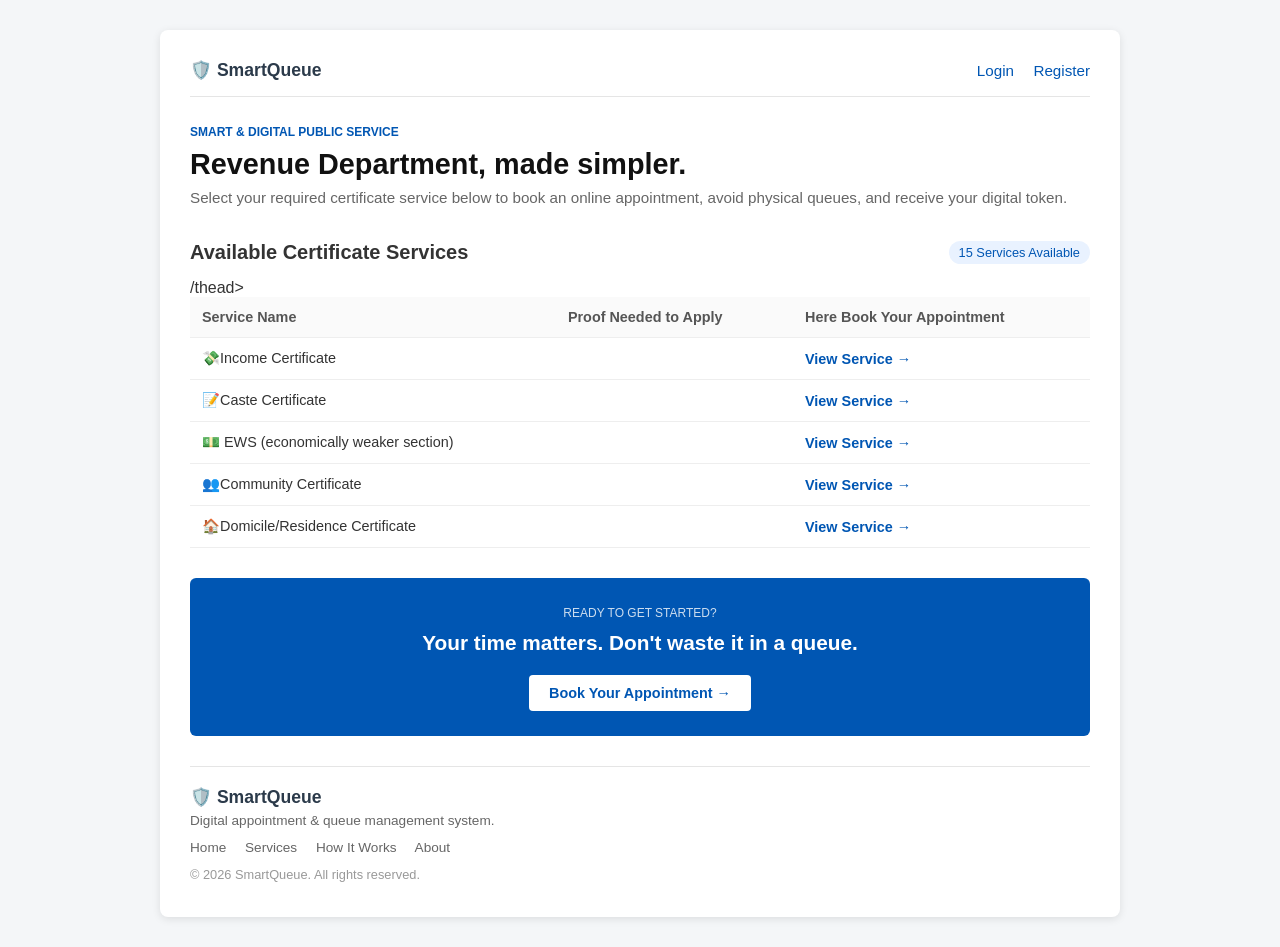
<file: revenue dept.html>
<!DOCTYPE html>
<html lang="en">
<head>
    <meta charset="UTF-8">
    <meta name="viewport" content="width=device-width, initial-scale=1.0">
    <title>SmartQueue -  Revenue Department</title>
    <link rel="stylesheet" href="documentdept.css">
</head>
<body>

    <div class="container">
        <!-- Header -->
        <header>
            <div class="logo">🛡️ SmartQueue</div>
            <nav>
                <a href="login.html">Login</a>
                <a href="register.html">Register</a>
            </nav>
        </header>

        <!-- Hero Section -->
        <div class="hero">
            <span class="sub-title">Smart & Digital Public Service</span>
            <h1>Revenue Department, made simpler.</h1>
            <p>Select your required certificate service below to book an online appointment, avoid physical queues, and receive your digital token.</p>
        </div>

        <!-- Content Area -->
        <main>
            <div class="section-title">
                <h2>Available Certificate Services</h2>
                <span class="badge">15 Services Available</span>
            </div>

            <!-- Table -->
            <table>
                <thead>
                    <tr>
                        <th>Service Name</th>
                        <th>Proof Needed to Apply</th>
                        <th>Here Book Your Appointment</th>
                    </tr>
                </thead>
                /thead>
                <tbody>
                    <tr>
                        <td>💸Income Certificate</td>
                        <td></td>
                        <td><a href="appointment.html">View Service &rarr;</a></td>
                    </tr>
                    <tr>
                        <td>📝Caste Certificate</td>
                        <td></td>
                        <td><a href="appointment.html">View Service &rarr;</a></td>
                    </tr>
                    <tr>
                        <td>💵 EWS (economically weaker section)</td>
                        <td></td>
                        <td><a href="appointment.html">View Service &rarr;</a></td>
                    </tr>
                    <tr>
                        <td> 👥Community Certificate</td>
                        <td></td>
                        <td><a href="appointment.html">View Service &rarr;</a></td>
                    </tr>
                    <tr>
                        <td> 🏠Domicile/Residence Certificate</td>
                        <td></td>
                        <td><a href="appointment.html">View Service &rarr;</a></td>
                    </tr>
                </tbody>
            </table>
        </main>

        <!-- Call to Action -->
        <div class="cta">
            <span>Ready to get started?</span>
            <h2>Your time matters. Don't waste it in a queue.</h2>
            <a href="#" class="btn">Book Your Appointment &rarr;</a>
        </div>

        <!-- Footer -->
        <footer>
            <div class="logo">🛡️ SmartQueue</div>
            <p>Digital appointment & queue management system.</p>
            <div class="footer-links">
                <a href="#">Home</a>
                <a href="#">Services</a>
                <a href="#">How It Works</a>
                <a href="#">About</a>
            </div>
            <p class="copyright">&copy; 2026 SmartQueue. All rights reserved.</p>
        </footer>
    </div>

</body>
</html>
</file>
<file: styles.css>
/* --- RESET & BASE STYLES --- */
* {
  margin: 0;
  padding: 0;
  box-sizing: border-box;
  font-family: -apple-system, BlinkMacSystemFont, "Segoe UI", Roboto, Helvetica, Arial, sans-serif;
}

body {
  background-color: #f3f4f5;
  color: #1a202c;
  line-height: 1.5;
}

/* --- COMMON UTILITIES --- */
.badge {
  font-size: 11px;
  font-weight: 700;
  letter-spacing: 1px;
  color: #4338ca;
  text-transform: uppercase;
  margin-bottom: 12px;
  display: inline-block;
}

.highlight {
  color: #2563eb;
}

/* --- NAVBAR --- */
.navbar {
  background: #ffffff;
  border-bottom: 1px solid #e5e7eb;
  position: sticky;
  top: 0;
  z-index: 1000;
  padding: 14px 0;

}


.nav-container {
  max-width: 1200px;
  margin: 0 auto;
  padding: 0 24px;
  display: flex;
  justify-content: space-between;
  align-items: center;
}


.logo {
  display: flex;
  align-items: center;
  gap: 8px;
  font-size: 19px;
  font-weight: 700;
  color: #1e1b4b;
  text-decoration: none;
}

.nav-links {
  display: flex;
  gap: 28px;
}

.nav-links a {
  text-decoration: none;
  color: #64748b;
  font-size: 14px;
  font-weight: 500;
  transition: color 0.2s;
}

.nav-links a.active, .nav-links a:hover {
  color: #1e293b;
}

.nav-auth {
  display: flex;
  align-items: center;
  gap: 16px;
}

.btn-login {
  text-decoration: none;
  color: #475569;
  font-size: 14px;
  font-weight: 500;
}

.btn-register {
  background-color: #1d4ed8;
  color: #ffffff;
  padding: 8px 18px;
  border-radius: 6px;
  font-size: 14px;
  font-weight: 600;
  text-decoration: none;
  transition: background 0.2s;
}

.btn-register:hover {
  background-color: #1e40af;
}

/* Three-Line Menu Button Styles */
.menu-toggle-btn {
    display: flex;
    flex-direction: column;
    justify-content: space-between;
    width: 24px;
    height: 18px;
    background: transparent;
    border: none;
    cursor: pointer;
    padding: 0;
    margin-right: 12px;
    z-index: 10;
}

.menu-toggle-btn .bar {
    display: block;
    width: 100%;
    height: 2.5px;
    background-color: #1f2937;
    border-radius: 2px;
    transition: all 0.3s ease-in-out;
}

/* Hover effect for the lines */
.menu-toggle-btn:hover .bar {
    background-color: #4f46e5;
}

/* Ensure nav-container uses flex alignment */
.nav-container {
    display: flex;
    align-items: center;
}

/* From Uiverse.io by Galahhad */ 
/* The design is inspired from the mockapi.io */

.popup {
  --burger-line-width: 1.125em;
  --burger-line-height: 0.125em;
  --burger-offset: 0.625em;
  --burger-bg: rgba(0, 0, 0, .15);
  --burger-color: #333;
  --burger-line-border-radius: 0.1875em;
  --burger-diameter: 2.125em;
  --burger-btn-border-radius: calc(var(--burger-diameter) / 2);
  --burger-line-transition: .3s;
  --burger-transition: all .1s ease-in-out;
  --burger-hover-scale: 1.1;
  --burger-active-scale: .95;
  --burger-enable-outline-color: var(--burger-bg);
  --burger-enable-outline-width: 0.125em;
  --burger-enable-outline-offset: var(--burger-enable-outline-width);
  /* nav */
  --nav-padding-x: 0.25em;
  --nav-padding-y: 0.625em;
  --nav-border-radius: 0.375em;
  --nav-border-color: #ccc;
  --nav-border-width: 0.0625em;
  --nav-shadow-color: rgba(0, 0, 0, .2);
  --nav-shadow-width: 0 1px 5px;
  --nav-bg: #eee;
  --nav-font-family: Menlo, Roboto Mono, monospace;
  --nav-default-scale: .8;
  --nav-active-scale: 1;
  --nav-position-left: 0;
  --nav-position-right: unset;
  /* if you want to change sides just switch one property */
  /* from properties to "unset" and the other to 0 */
  /* title */
  --nav-title-size: 0.625em;
  --nav-title-color: #777;
  --nav-title-padding-x: 1rem;
  --nav-title-padding-y: 0.25em;
  /* nav button */
  --nav-button-padding-x: 1rem;
  --nav-button-padding-y: 0.375em;
  --nav-button-border-radius: 0.375em;
  --nav-button-font-size: 12px;
  --nav-button-hover-bg: #6495ed;
  --nav-button-hover-text-color: #fff;
  --nav-button-distance: 0.875em;
  /* underline */
  --underline-border-width: 0.0625em;
  --underline-border-color: #ccc;
  --underline-margin-y: 0.3125em;
}

/* popup settings 👆 */

.popup {
  display: inline-block;
  text-rendering: optimizeLegibility;
  position: relative;
}

.popup input {
  display: none;
}

.burger {
  display: flex;
  position: relative;
  align-items: center;
  justify-content: center;
  background: var(--burger-bg);
  width: var(--burger-diameter);
  height: var(--burger-diameter);
  border-radius: var(--burger-btn-border-radius);
  border: none;
  cursor: pointer;
  overflow: hidden;
  transition: var(--burger-transition);
  outline: var(--burger-enable-outline-width) solid transparent;
  outline-offset: 0;
}

.burger span {
  height: var(--burger-line-height);
  width: var(--burger-line-width);
  background: var(--burger-color);
  border-radius: var(--burger-line-border-radius);
  position: absolute;
  transition: var(--burger-line-transition);
}

.burger span:nth-child(1) {
  top: var(--burger-offset);
}

.burger span:nth-child(2) {
  bottom: var(--burger-offset);
}

.burger span:nth-child(3) {
  top: 50%;
  transform: translateY(-50%);
}

.popup-window {
  transform: scale(var(--nav-default-scale));
  visibility: hidden;
  opacity: 0;
  position: absolute;
  padding: var(--nav-padding-y) var(--nav-padding-x);
  background: var(--nav-bg);
  font-family: var(--nav-font-family);
  color: var(--nav-text-color);
  border-radius: var(--nav-border-radius);
  box-shadow: var(--nav-shadow-width) var(--nav-shadow-color);
  border: var(--nav-border-width) solid var(--nav-border-color);
  top: calc(var(--burger-diameter) + var(--burger-enable-outline-width) + var(--burger-enable-outline-offset));
  left: var(--nav-position-left);
  right: var(--nav-position-right);
  transition: var(--burger-transition);
}

.popup-window legend {
  padding: var(--nav-title-padding-y) var(--nav-title-padding-x);
  margin: 0;
  color: var(--nav-title-color);
  font-size: var(--nav-title-size);
  text-transform: uppercase;
}

.popup-window ul {
  margin: 0;
  padding: 0;
  list-style-type: none;
}

.popup-window ul button {
  outline: none;
  width: 100%;
  border: none;
  background: none;
  display: flex;
  align-items: center;
  color: var(--burger-color);
  font-size: var(--nav-button-font-size);
  padding: var(--nav-button-padding-y) var(--nav-button-padding-x);
  white-space: nowrap;
  border-radius: var(--nav-button-border-radius);
  cursor: pointer;
  column-gap: var(--nav-button-distance);
}

.popup-window ul li:nth-child(1) svg,
.popup-window ul li:nth-child(2) svg {
  color: cornflowerblue;
}

.popup-window ul li:nth-child(4) svg,
.popup-window ul li:nth-child(5) svg {
  color: rgb(153, 153, 153);
}

.popup-window ul li:nth-child(7) svg {
  color: red;
}

.popup-window hr {
  margin: var(--underline-margin-y) 0;
  border: none;
  border-bottom: var(--underline-border-width) solid var(--underline-border-color);
}

/* actions */

.popup-window ul button:hover,
.popup-window ul button:focus-visible,
.popup-window ul button:hover svg,
.popup-window ul button:focus-visible svg {
  color: var(--nav-button-hover-text-color);
  background: var(--nav-button-hover-bg);
}

.burger:hover {
  transform: scale(var(--burger-hover-scale));
}

.burger:active {
  transform: scale(var(--burger-active-scale));
}

.burger:focus:not(:hover) {
  outline-color: var(--burger-enable-outline-color);
  outline-offset: var(--burger-enable-outline-offset);
}

.popup input:checked+.burger span:nth-child(1) {
  top: 50%;
  transform: translateY(-50%) rotate(45deg);
}

.popup input:checked+.burger span:nth-child(2) {
  bottom: 50%;
  transform: translateY(50%) rotate(-45deg);
}

.popup input:checked+.burger span:nth-child(3) {
  transform: translateX(calc(var(--burger-diameter) * -1 - var(--burger-line-width)));
}

.popup input:checked~nav {
  transform: scale(var(--nav-active-scale));
  visibility: visible;
  opacity: 1;
}

/* Navigation Top-Left Layout */
.nav-left-container {
    display: flex;
    align-items: center;
    gap: 12px;
}

/* 3-Line Menu Button Styles */
.menu-toggle-btn {
    display: flex;
    flex-direction: column;
    justify-content: space-between;
    width: 22px;
    height: 16px;
    background: transparent;
    border: none;
    cursor: pointer;
    padding: 0;
    z-index: 10;
}

.menu-toggle-btn .bar {
    display: block;
    width: 100%;
    height: 2px;
    background-color: #1f2937;
    border-radius: 2px;
    transition: all 0.3s ease;
}

.menu-toggle-btn:hover .bar {
    background-color: #2563eb;
}

/* Side Drawer Styling */
.sq-drawer {
    position: fixed;
    top: 0;
    left: 0;
    width: 280px;
    height: 100vh;
    background-color: #ffffff;
    box-shadow: 4px 0 25px rgba(0, 0, 0, 0.15);
    z-index: 1000;
    display: flex;
    flex-direction: column;
    transition: transform 0.3s ease-in-out, opacity 0.3s ease;
}

.sq-drawer-hidden {
    transform: translateX(-100%);
    opacity: 0;
    pointer-events: none;
}

/* Drawer Header */
.drawer-header {
    display: flex;
    justify-content: space-between;
    align-items: center;
    padding: 1rem 1.25rem;
    border-bottom: 1px solid #f3f4f6;
    background-color: #f8fafc;
}

.drawer-title {
    font-weight: 700;
    font-size: 0.95rem;
    color: #1e293b;
}

.close-btn {
    background: transparent;
    border: none;
    font-size: 1.5rem;
    color: #64748b;
    cursor: pointer;
    line-height: 1;
}

.close-btn:hover {
    color: #0f172a;
}

/* Drawer Body & Sections */
.drawer-content {
    padding: 1rem 1.25rem;
    overflow-y: auto;
    flex-grow: 1;
}

.drawer-section {
    margin-bottom: 1.25rem;
    padding-bottom: 0.875rem;
    border-bottom: 1px solid #f1f5f9;
}

.section-label {
    font-size: 0.8125rem;
    font-weight: 700;
    color: #2563eb;
    margin-bottom: 0.5rem;
    display: flex;
    align-items: center;
    gap: 0.5rem;
}

/* Info & Details Box */
.info-box, .slot-box, .timing-box {
    background-color: #f8fafc;
    border: 1px solid #e2e8f0;
    border-radius: 0.5rem;
    padding: 0.75rem;
    font-size: 0.8125rem;
}

.user-name {
    color: #0f172a;
    margin: 0 0 0.25rem 0;
}

.user-detail {
    color: #64748b;
    font-size: 0.75rem;
    margin: 0.2rem 0;
}

/* Share / Departments Hyperlinks */
.dept-links {
    list-style: none;
    padding: 0;
    margin: 0;
}

.dept-links li {
    margin-bottom: 0.4rem;
}

.dept-links a {
    text-decoration: none;
    color: #334155;
    font-size: 0.8125rem;
    display: flex;
    align-items: center;
    gap: 0.5rem;
    padding: 0.4rem 0.5rem;
    border-radius: 0.375rem;
    transition: background-color 0.2s ease, color 0.2s ease;
}

.dept-links a:hover {
    background-color: #eff6ff;
    color: #2563eb;
}

/* Slot & Timings Styling */
.slot-badge {
    display: inline-block;
    background-color: #dbeafe;
    color: #1e40af;
    font-weight: 700;
    font-size: 0.6875rem;
    padding: 0.15rem 0.5rem;
    border-radius: 9999px;
    margin-bottom: 0.375rem;
}

.slot-date, .timing-text {
    color: #1e293b;
    font-weight: 600;
    margin: 0.2rem 0;
}

.slot-dept, .timing-status {
    color: #64748b;
    font-size: 0.75rem;
}

/* Logout Button */
.logout-section {
    border-bottom: none;
    margin-top: 1rem;
}

.logout-btn {
    display: flex;
    align-items: center;
    justify-content: center;
    gap: 0.5rem;
    width: 100%;
    background-color: #fef2f2;
    color: #dc2626;
    border: 1px solid #fecaca;
    padding: 0.625rem;
    border-radius: 0.5rem;
    text-decoration: none;
    font-size: 0.8125rem;
    font-weight: 600;
    transition: background-color 0.2s ease;
}

.logout-btn:hover {
    background-color: #fee2e2;
}
/* --- HERO SECTION --- */
.hero-section {
  max-width: 1200px;
  margin: 0 auto;
  padding: 60px 24px 40px 24px;
}

.hero-container {
  display: grid;
  grid-template-columns: 1fr 1fr;
  gap: 40px;
  align-items: center;
}

.hero-text h1 {
  font-size: 46px;
  line-height: 1.15;
  font-weight: 800;
  color: #0f172a;
  margin-bottom: 20px;
}

.hero-subtext {
  font-size: 15px;
  color: #64748b;
  max-width: 460px;
  margin-bottom: 30px;
}

.hero-actions {
  display: flex;
  gap: 16px;
  align-items: center;
}
.button {
  position: relative;
  transition: all 0.3s ease-in-out;
  box-shadow: 0px 10px 20px rgba(0, 3, 14, 0.2);
  padding-block: 0.5rem;
  padding-inline: 1.25rem;
  background-color: rgb(146, 180, 239);
  border-radius: 9999px;
  display: flex;
  align-items: center;
  justify-content: center;
  color: #2626e7;
  gap: 10px;
  font-weight: bold;
  border: 3px solid #0505354d;
  outline: none;
  overflow: hidden;
  font-size: 15px;
  cursor: pointer;
}

.icon {
  width: 24px;
  height: 24px;
  transition: all 0.3s ease-in-out;
}

.button:hover {
  transform: scale(1.05);
  border-color: #fff9;
}

.button:hover .icon {
  transform: translate(4px);
}

.button:hover::before {
  animation: shine 1.5s ease-out infinite;
}

.button::before {
  content: "";
  position: absolute;
  width: 100px;
  height: 100%;
  background-image: linear-gradient(
    120deg,
    rgba(255, 255, 255, 0) 30%,
    rgba(255, 255, 255, 0.8),
    rgba(255, 255, 255, 0) 70%
  );
  top: 0;
  left: -100px;
  opacity: 0.6;
}

@keyframes shine {
  0% {
    left: -100px;
  }

  60% {
    left: 100%;
  }

  to {
    left: 100%;
  }
}

.btn-secondary {
  color: #475569;
  text-decoration: none;
  font-size: 14px;
  font-weight: 600;
  display: inline-flex;
  align-items: center;
  gap: 8px;
}

/* --- LIVE QUEUE CARD WIDGET --- */
.hero-widget {
  display: flex;
  justify-content: flex-end;
}

.queue-card {
  background: #ffffff;
  border: 1px solid #e2e8f0;
  border-radius: 12px;
  padding: 24px;
  width: 100%;
  max-width: 380px;
  box-shadow: 0 10px 25px -5px rgba(0, 0, 0, 0.04);
}

.card-header {
  display: flex;
  justify-content: space-between;
  align-items: flex-start;
  margin-bottom: 24px;
}

.card-subtitle {
  font-size: 12px;
  color: #94a3b8;
}

.card-header h3 {
  font-size: 15px;
  color: #1e293b;
  margin-top: 2px;
}

.live-pill {
  background-color: #f0fdf4;
  color: #16a34a;
  border: 1px solid #bbf7d0;
  font-size: 11px;
  font-weight: 700;
  padding: 4px 8px;
  border-radius: 12px;
  display: flex;
  align-items: center;
  gap: 6px;
}

.dot {
  width: 6px;
  height: 6px;
  background-color: #16a34a;
  border-radius: 50%;
}

.token-display {
  text-align: center;
  margin-bottom: 24px;
}

.serving-label {
  font-size: 12px;
  color: #94a3b8;
  display: block;
}

.token-number {
  font-size: 42px;
  font-weight: 800;
  color: #1e40af;
  letter-spacing: -1px;
}

.queue-stats {
  display: flex;
  justify-content: space-between;
  padding-top: 16px;
  border-top: 1px solid #f1f5f9;
}

.stat-item {
  display: flex;
  align-items: center;
  gap: 10px;
  color: #64748b;
}

.stat-item strong {
  font-size: 14px;
  color: #1e293b;
  display: block;
}

.stat-item p {
  font-size: 11px;
  color: #94a3b8;
}

.card-footer {
  text-align: center;
  font-size: 11px;
  color: #94a3b8;
  margin-top: 16px;
}

/* --- STATS BAR --- */
.stats-bar {
  display: grid;
  grid-template-columns: repeat(4, 1fr);
  background: #ffffff;
  border: 1px solid #e2e8f0;
  border-radius: 12px;
  padding: 24px;
  margin-top: 60px;
}

.stat-box {
  display: flex;
  align-items: center;
  gap: 14px;
  color: #2563eb;
}

.stat-box h3 {
  font-size: 18px;
  color: #0f172a;
  font-weight: 700;
}

.stat-box p {
  font-size: 12px;
  color: #64748b;
}

/* --- SERVICES SECTION --- */
.services-section {
  max-width: 1200px;
  margin: 0 auto;
  padding: 80px 24px;
}

.section-header {
  text-align: center;
  margin-bottom: 48px;
}

.section-header h2 {
  font-size: 32px;
  font-weight: 800;
  color: #0f172a;
  line-height: 1.25;
  margin-bottom: 12px;
}

.section-header p {
  font-size: 14px;
  color: #64748b;
}

.services-grid {
  display: grid;
  grid-template-columns: repeat(4, 1fr);
  gap: 20px;
}

.service-card {
  background: #ffffff;
  border: 1px solid #e2e8f0;
  border-radius: 10px;
  padding: 24px;
  display: flex;
  flex-direction: column;
}

.icon-box {
  width: 40px;
  height: 40px;
  background: #eff6ff;
  color: #2563eb;
  border-radius: 8px;
  display: flex;
  align-items: center;
  justify-content: center;
  margin-bottom: 20px;
}

.service-card h3 {
  font-size: 16px;
  color: #1e293b;
  margin-bottom: 8px;
}

.service-card p {
  font-size: 13px;
  color: #64748b;
  margin-bottom: 20px;
  flex-grow: 1;
}

.link-btn {
  text-decoration: none;
  color: #2563eb;
  font-size: 13px;
  font-weight: 600;
}

/* --- HOW IT WORKS SECTION --- */
.steps-section {
  max-width: 1200px;
  margin: 0 auto;
  padding: 40px 24px 80px 24px;
}

.steps-grid {
  display: grid;
  grid-template-columns: repeat(4, 1fr);
  gap: 20px;
}

.step-card {
  background: #ffffff;
  border: 1px solid #e2e8f0;
  border-radius: 10px;
  padding: 24px;
  position: relative;
}

.step-num {
  font-size: 12px;
  color: #94a3b8;
  font-weight: 600;
}

.step-icon {
  width: 44px;
  height: 44px;
  background: #eff6ff;
  color: #2563eb;
  border-radius: 50%;
  display: flex;
  align-items: center;
  justify-content: center;
  margin: 16px 0;
}

.step-card h3 {
  font-size: 15px;
  color: #1e293b;
  margin-bottom: 8px;
}

.step-card p {
  font-size: 13px;
  color: #64748b;
}

/* --- ABOUT SECTION --- */
.about-section {
  max-width: 1200px;
  margin: 0 auto;
  padding: 40px 24px 80px 24px;
}

.about-container {
  display: grid;
  grid-template-columns: 1fr 1fr;
  gap: 40px;
  align-items: center;
  margin-bottom: 60px;
}

.about-left h2 {
  font-size: 32px;
  font-weight: 800;
  color: #0f172a;
  margin-bottom: 16px;
}

.about-left p {
  font-size: 14px;
  color: #64748b;
  margin-bottom: 12px;
}

.about-right {
  display: flex;
  flex-direction: column;
  gap: 16px;
}

.feature-box {
  background: #ffffff;
  border: 1px solid #e2e8f0;
  border-radius: 10px;
  padding: 20px;
  display: flex;
  gap: 16px;
}

.feature-icon {
  width: 36px;
  height: 36px;
  background: #eff6ff;
  color: #2563eb;
  border-radius: 8px;
  display: flex;
  align-items: center;
  justify-content: center;
  flex-shrink: 0;
}

.feature-box h3 {
  font-size: 15px;
  color: #1e293b;
  margin-bottom: 4px;
}

.feature-box p {
  font-size: 13px;
  color: #64748b;
}

/* --- CTA BANNER --- */
.cta-banner {
  background: #1d4ed8;
  border-radius: 12px;
  padding: 40px;
  display: flex;
  justify-content: space-between;
  align-items: center;
  color: #ffffff;
}

.cta-badge {
  font-size: 11px;
  font-weight: 700;
  letter-spacing: 1px;
  color: #93c5fd;
  display: block;
  margin-bottom: 8px;
}

.cta-banner h2 {
  font-size: 26px;
  font-weight: 800;
  line-height: 1.25;
}

.btn-white {
  background: #ffffff;
  color: #1d4ed8;
  padding: 12px 24px;
  border-radius: 6px;
  font-size: 14px;
  font-weight: 600;
  text-decoration: none;
}

/* --- FOOTER --- */
.footer {
  background: #0f172a;
  color: #94a3b8;
  padding: 60px 0 30px 0;
  text-align: center;
}

.footer-container {
  max-width: 1200px;
  margin: 0 auto;
  padding: 0 24px;
  display: flex;
  flex-direction: column;
  align-items: center;
}

.footer-logo {
  display: flex;
  align-items: center;
  gap: 8px;
  font-size: 20px;
  font-weight: 700;
  color: #ffffff;
  text-decoration: none;
  margin-bottom: 8px;
}

.footer-desc {
  font-size: 13px;
  margin-bottom: 24px;
}

.footer-links {
  display: flex;
  gap: 24px;
  margin-bottom: 32px;
}

.footer-links a {
  color: #94a3b8;
  text-decoration: none;
  font-size: 13px;
  transition: color 0.2s;
}

.footer-links a:hover {
  color: #ffffff;
}

.footer-bottom {
  border-top: 1px solid #1e293b;
  width: 100%;
  padding-top: 24px;
  font-size: 12px;
  color: #64748b;
}

/* Container Positioning */
.sq-chat-container {
    position: fixed;
    bottom: 1.25rem;
    right: 1.25rem;
    z-index: 50;
    display: flex;
    flex-direction: column;
    align-items: flex-end;
    pointer-events: none;
    font-family: ui-sans-serif, system-ui, -apple-system, BlinkMacSystemFont, "Segoe UI", Roboto, sans-serif;
}

/* Chat Card Window */
.sq-chat-card {
    pointer-events: auto;
    background-color: #ffffff;
    width: 20rem;
    border-radius: 1rem;
    box-shadow: 0 25px 50px -12px rgba(0, 0, 0, 0.25);
    border: 1px solid #f3f4f6;
    display: flex;
    flex-direction: column;
    margin-bottom: 0.75rem;
    transition: all 0.3s ease-in-out;
}

@media (min-width: 640px) {
    .sq-chat-card {
        width: 24rem;
    }
}

/* Header Styling */
.sq-chat-header {
    background: linear-gradient(to right, #1d4ed8, #4338ca, #3730a3);
    color: #ffffff;
    padding: 1rem;
    border-top-left-radius: 1rem;
    border-top-right-radius: 1rem;
    display: flex;
    justify-content: space-between;
    align-items: center;
    box-shadow: 0 4px 6px -1px rgba(0, 0, 0, 0.1);
}

.sq-avatar {
    width: 2.5rem;
    height: 2.5rem;
    background-color: rgba(255, 255, 255, 0.1);
    border-radius: 9999px;
    border: 1px solid rgba(255, 255, 255, 0.2);
    backdrop-filter: blur(4px);
}

.sq-close-btn:hover {
    background-color: rgba(255, 255, 255, 0.1);
}

/* Chat Body */
.sq-chat-body {
    padding: 1rem;
    flex-grow: 1;
    overflow-y: auto;
    max-height: 360px;
    background-color: rgba(248, 250, 252, 0.5);
}

/* Scrollbar for Chat Body */
.sq-chat-body::-webkit-scrollbar {
    width: 5px;
}

.sq-chat-body::-webkit-scrollbar-thumb {
    background: #cbd5e1;
    border-radius: 10px;
}

/* Message Bubbles */
.sq-msg-bubble {
    font-size: 0.875rem;
    padding: 0.875rem;
    border-radius: 1rem;
    line-height: 1.6;
}

.sq-msg-bot {
    background-color: #ffffff;
    color: #1f2937;
    border-top-left-radius: 0.125rem;
    border: 1px solid #f3f4f6;
    box-shadow: 0 1px 2px 0 rgba(0, 0, 0, 0.05);
}

.sq-timestamp {
    font-size: 10px;
    color: #9ca3af;
    margin-top: 0.25rem;
    margin-left: 0.25rem;
}

/* Pill Option Buttons */
.sq-pill-btn {
    width: 100%;
    text-align: left;
    background-color: #ffffff;
    border: 1px solid #e5e7eb;
    color: #374151;
    font-size: 0.75rem;
    padding: 0.625rem 0.875rem;
    border-radius: 9999px;
    transition: all 0.2s ease-in-out;
    box-shadow: 0 1px 2px 0 rgba(0, 0, 0, 0.05);
    display: flex;
    align-items: center;
    justify-content: space-between;
}

.sq-pill-btn:hover {
    border-color: #6366f1;
    background-color: rgba(238, 242, 255, 0.5);
}

/* Footer & Input Field */
.sq-chat-footer {
    padding: 0.75rem;
    border-top: 1px solid #f3f4f6;
    background-color: #ffffff;
    border-bottom-left-radius: 1rem;
    border-bottom-right-radius: 1rem;
}

.sq-chat-input {
    flex-grow: 1;
    background-color: #f9fafb;
    border: 1px solid #e5e7eb;
    border-radius: 9999px;
    padding: 0.625rem 1rem;
    font-size: 0.75rem;
    color: #1f2937;
}

.sq-chat-input:focus {
    outline: none;
    border-color: #6366f1;
    background-color: #ffffff;
    box-shadow: inset 0 2px 4px 0 rgba(0, 0, 0, 0.06);
}

.sq-send-btn {
    width: 2.25rem;
    height: 2.25rem;
    background-color: #2563eb;
    color: #ffffff;
    border-radius: 9999px;
    display: flex;
    align-items: center;
    justify-content: center;
    box-shadow: 0 4px 6px -1px rgba(0, 0, 0, 0.1);
    transition: transform 0.2s ease, background-color 0.2s ease;
    flex-shrink: 0;
}

.sq-send-btn:hover {
    background-color: #1d4ed8;
    transform: scale(1.05);
}

/* Launcher Wrapper & Badge */
.sq-launcher-wrapper {
    pointer-events: auto;
    position: relative;
    display: flex;
    flex-direction: column;
    align-items: center;
}

.sq-launcher-badge {
    background-color: #dc2626;
    color: #ffffff;
    font-size: 10px;
    font-weight: 700;
    padding: 0.125rem 0.625rem;
    border-radius: 9999px;
    box-shadow: 0 4px 6px -1px rgba(0, 0, 0, 0.1);
    margin-bottom: 0.375rem;
    letter-spacing: 0.025em;
    animation: bounce 1s infinite;
}

.sq-launcher-btn {
    width: 3.5rem;
    height: 3.5rem;
    background-color: #1d4ed8;
    color: #ffffff;
    border-radius: 9999px;
    display: flex;
    align-items: center;
    justify-content: center;
    box-shadow: 0 20px 25px -5px rgba(0, 0, 0, 0.1);
    transition: all 0.3s ease;
}

.sq-launcher-btn:hover {
    background-color: #1e40af;
    transform: scale(1.05);
}

@keyframes bounce {
    0%, 100% {
        transform: translateY(-25%);
        animation-timing-function: cubic-bezier(0.8, 0, 1, 1);
    }
    50% {
        transform: translateY(0);
        animation-timing-function: cubic-bezier(0, 0, 0.2, 1);
    }
}
/* Hidden state for the chat window */
.sq-chat-card.hidden-chat {
    opacity: 0;
    transform: scale(0.85) translateY(20px);
    pointer-events: none;
    visibility: hidden;
}

.sq-chat-card {
    transition: all 0.3s cubic-bezier(0.16, 1, 0.3, 1);
    transform-origin: bottom right;
}

/* Feedback Overlay & Card */
  .sq-feedback-overlay {
  display:flex;
  align-items: center;
  justify-content: center;
  padding: auto;
}


.sq-feedback-card {
  background: #ffffff;
  border-radius: 1rem;
  padding: 1.5rem;
  width: 100%;
  max-width: 24rem;
  box-shadow: 0 20px 25px -5px rgba(0, 0, 0, 0.1), 0 10px 10px -5px rgba(0, 0, 0, 0.04);
  border: 1px solid #e5e7eb;
}

.sq-feedback-title {
  font-size: 1.25rem;
  font-weight: 700;
  text-align: center;
  color: #1f2937;
  margin-bottom: 1.25rem;
}

/* Input Area with Paperclip Pin */
.sq-feedback-input-wrapper {
  position: relative;
  margin-bottom: 1rem;
}

.sq-pin-badge {
  position: absolute;
  top: -8px;
  left: -8px;
  width: 24px;
  height: 24px;
  background-color: #6366f1;
  border-radius: 50%;
  display: flex;
  align-items: center;
  justify-content: center;
  box-shadow: 0 2px 4px rgba(0, 0, 0, 0.15);
  z-index: 2;
}

.sq-feedback-textarea {
  width: 100%;
  padding: 0.75rem 1rem;
  border: 1px solid #c7d2fe;
  border-radius: 0.75rem;
  outline: none;
  resize: none;
  font-size: 0.875rem;
  color: #374151;
  background-color: #ffffff;
  transition: border-color 0.2s ease, box-shadow 0.2s ease;
}

.sq-feedback-textarea:focus {
  border-color: #4338ca;
  box-shadow: 0 0 0 3px rgba(99, 102, 241, 0.15);
}

.sq-feedback-textarea::placeholder {
  color: #9ca3af;
}

/* Action Controls (Reactions & Send Button) */
.sq-feedback-actions {
  display: flex;
  align-items: center;
  justify-content: space-between;
}

.sq-feedback-reactions {
  display: flex;
  gap: 0.5rem;
}

.sq-reaction-btn {
  background: none;
  border: 1px solid #e5e7eb;
  border-radius: 0.5rem;
  padding: 0.4rem 0.6rem;
  color: #6b7280;
  cursor: pointer;
  transition: all 0.2s ease;
}

.sq-reaction-btn:hover {
  background-color: #f3f4f6;
  color: #1f2937;
  border-color: #d1d5db;
}

.sq-feedback-send-btn {
  display: inline-flex;
  align-items: center;
  gap: 0.5rem;
  background-color: transparent;
  color: #374151;
  border: none;
  font-weight: 600;
  font-size: 0.875rem;
  padding: 0.5rem 0.75rem;
  border-radius: 0.5rem;
  cursor: pointer;
  transition: background-color 0.2s ease, color 0.2s ease;
}

.sq-feedback-send-btn:hover {
  background-color: #f3f4f6;
  color: #111827;
}
</file>
<file: appointment.css>
* {
    margin: 0;
    padding: 0;
    box-sizing: border-box;
    font-family: 'Inter', system-ui, -apple-system, sans-serif;
}

body {
    background-image: url("blurry-gradient-haikei\ \(1\).png");
    background-position: 0dvb;
    background-size: cover;
    background-color: #f3f4f6;
    color: #1f2937;
    min-height: 100vh;
    display: flex;
    justify-content: center;
    align-items: center;
    padding: 20px;
}

.booking-container {
    width: 100%;
    max-width: 420px;
}

.booking-card {
    background: #ffffff;
    border-radius: 12px;
    padding: 32px;
    box-shadow: 0 10px 25px -5px rgba(0, 0, 0, 0.05), 0 8px 10px -6px rgba(0, 0, 0, 0.01);
}

.card-header h2 {
    font-size: 1.5rem;
    font-weight: 700;
    color: #111827;
    margin-bottom: 6px;
}

.card-header p {
    font-size: 0.875rem;
    color: #6b7280;
    margin-bottom: 24px;
}

.form-group {
    margin-bottom: 20px;
}

.form-group label {
    display: block;
    font-size: 0.875rem;
    font-weight: 600;
    color: #374151;
    margin-bottom: 8px;
}

.form-control {
    width: 100%;
    padding: 12px 14px;
    border: 1px solid #d1d5db;
    border-radius: 8px;
    font-size: 0.95rem;
    outline: none;
    background-color: #ffffff;
    transition: border-color 0.2s, box-shadow 0.2s;
}

.form-control:focus {
    border-color: #2563eb;
    box-shadow: 0 0 0 3px rgba(37, 99, 235, 0.15);
}

.help-text {
    display: block;
    font-size: 0.775rem;
    color: #9ca3af;
    margin-top: 6px;
}

.btn-submit {
    width: 100%;
    background-color: #2563eb;
    color: #ffffff;
    padding: 12px;
    border: none;
    border-radius: 8px;
    font-weight: 600;
    font-size: 0.95rem;
    cursor: pointer;
    transition: background-color 0.2s;
    margin-top: 8px;
}

.btn-submit:hover {
    background-color: #1d4ed8;
}
</file>
<file: certification.css>
/* General Layout */
body {
    font-family: Arial, sans-serif;
    background-color: #f4f6f8;
    color: #333333;
    margin: 0;
    padding: 0;
}

.container {
    max-width: 900px;
    margin: 30px auto;
    background-color: #ffffff;
    padding: 30px;
    border-radius: 8px;
    box-shadow: 0 2px 8px rgba(0,0,0,0.1);
}

/* Header */
header {
    display: flex;
    justify-content: space-between;
    align-items: center;
    border-bottom: 1px solid #e5e5e5;
    padding-bottom: 15px;
}

.logo {
    font-weight: bold;
    font-size: 1.1rem;
    color: #2b3a4a;
}

nav a {
    color: #0056b3;
    text-decoration: none;
    margin-left: 15px;
    font-size: 0.95rem;
}

nav a:hover {
    text-decoration: underline;
}

/* Hero Section */
.hero {
    margin: 25px 0 35px 0;
}

.sub-title {
    font-size: 0.75rem;
    color: #0056b3;
    font-weight: bold;
    text-transform: uppercase;
}

.hero h1 {
    margin: 8px 0;
    font-size: 1.8rem;
    color: #111111;
}

.hero p {
    color: #666666;
    margin: 0;
    font-size: 0.95rem;
}

/* Section & Table */
.section-title {
    display: flex;
    justify-content: space-between;
    align-items: center;
    margin-bottom: 15px;
}

.section-title h2 {
    font-size: 1.25rem;
    margin: 0;
}

.badge {
    background-color: #e9f2ff;
    color: #0056b3;
    font-size: 0.8rem;
    padding: 4px 10px;
    border-radius: 12px;
}

table {
    width: 100%;
    border-collapse: collapse;
    margin-bottom: 30px;
}

th, td {
    text-align: left;
    padding: 12px;
    border-bottom: 1px solid #eeeeee;
    font-size: 0.9rem;
}

th {
    background-color: #fafafa;
    color: #555555;
    font-weight: bold;
}

tr:hover {
    background-color: #f9f9f9;
}

td a {
    color: #0056b3;
    text-decoration: none;
    font-weight: bold;
}

td a:hover {
    text-decoration: underline;
}

/* CTA Card */
.cta {
    background-color: #0056b3;
    color: #ffffff;
    padding: 25px;
    border-radius: 6px;
    text-align: center;
    margin-bottom: 30px;
}

.cta span {
    font-size: 0.75rem;
    text-transform: uppercase;
    opacity: 0.8;
}

.cta h2 {
    margin: 10px 0 20px 0;
    font-size: 1.3rem;
}

.btn {
    display: inline-block;
    background-color: #ffffff;
    color: #0056b3;
    padding: 10px 20px;
    text-decoration: none;
    font-weight: bold;
    border-radius: 4px;
    font-size: 0.9rem;
}

.btn:hover {
    background-color: #f0f0f0;
}

/* Footer */
footer {
    border-top: 1px solid #e5e5e5;
    padding-top: 20px;
    font-size: 0.85rem;
    color: #666666;
}

footer p {
    margin: 5px 0;
}

.footer-links {
    margin: 12px 0;
}

.footer-links a {
    color: #666666;
    text-decoration: none;
    margin-right: 15px;
}

.footer-links a:hover {
    color: #111111;
}

.copyright {
    color: #999999;
    font-size: 0.8rem;
}
</file>
<file: documentdept.css>
/* General Layout */
body {
    font-family: Arial, sans-serif;
    background-color: #f4f6f8;
    color: #333333;
    margin: 0;
    padding: 0;
}

.container {
    max-width: 900px;
    margin: 30px auto;
    background-color: #ffffff;
    padding: 30px;
    border-radius: 8px;
    box-shadow: 0 2px 8px rgba(0,0,0,0.1);
}

/* Header */
header {
    display: flex;
    justify-content: space-between;
    align-items: center;
    border-bottom: 1px solid #e5e5e5;
    padding-bottom: 15px;
}

.logo {
    font-weight: bold;
    font-size: 1.1rem;
    color: #2b3a4a;
}

nav a {
    color: #0056b3;
    text-decoration: none;
    margin-left: 15px;
    font-size: 0.95rem;
}

nav a:hover {
    text-decoration: underline;
}

/* Hero Section */
.hero {
    margin: 25px 0 35px 0;
}

.sub-title {
    font-size: 0.75rem;
    color: #0056b3;
    font-weight: bold;
    text-transform: uppercase;
}

.hero h1 {
    margin: 8px 0;
    font-size: 1.8rem;
    color: #111111;
}

.hero p {
    color: #666666;
    margin: 0;
    font-size: 0.95rem;
}

/* Section & Table */
.section-title {
    display: flex;
    justify-content: space-between;
    align-items: center;
    margin-bottom: 15px;
}

.section-title h2 {
    font-size: 1.25rem;
    margin: 0;
}

.badge {
    background-color: #e9f2ff;
    color: #0056b3;
    font-size: 0.8rem;
    padding: 4px 10px;
    border-radius: 12px;
}

table {
    width: 100%;
    border-collapse: collapse;
    margin-bottom: 30px;
}

th, td {
    text-align: left;
    padding: 12px;
    border-bottom: 1px solid #eeeeee;
    font-size: 0.9rem;
}

th {
    background-color: #fafafa;
    color: #555555;
    font-weight: bold;
}

tr:hover {
    background-color: #f9f9f9;
}

td a {
    color: #0056b3;
    text-decoration: none;
    font-weight: bold;
}

td a:hover {
    text-decoration: underline;
}

/* CTA Card */
.cta {
    background-color: #0056b3;
    color: #ffffff;
    padding: 25px;
    border-radius: 6px;
    text-align: center;
    margin-bottom: 30px;
}

.cta span {
    font-size: 0.75rem;
    text-transform: uppercase;
    opacity: 0.8;
}

.cta h2 {
    margin: 10px 0 20px 0;
    font-size: 1.3rem;
}

.btn {
    display: inline-block;
    background-color: #ffffff;
    color: #0056b3;
    padding: 10px 20px;
    text-decoration: none;
    font-weight: bold;
    border-radius: 4px;
    font-size: 0.9rem;
}

.btn:hover {
    background-color: #f0f0f0;
}

/* Footer */
footer {
    border-top: 1px solid #e5e5e5;
    padding-top: 20px;
    font-size: 0.85rem;
    color: #666666;
}

footer p {
    margin: 5px 0;
}

.footer-links {
    margin: 12px 0;
}

.footer-links a {
    color: #666666;
    text-decoration: none;
    margin-right: 15px;
}

.footer-links a:hover {
    color: #111111;
}

.copyright {
    color: #999999;
    font-size: 0.8rem;
}
</file>
<file: forgot.css>
@import url('https://fonts.googleapis.com/css2?family=Poppins:wght@300;400;500;600;700&display=swap');

/* ==========================================
   1. GLOBAL RESETS & BACKGROUND
   ========================================== */
* {
  margin: 0;
  padding: 0;
  box-sizing: border-box;
  font-family: 'Poppins', sans-serif;
}

body {
  min-height: 100vh;
  display: flex;
  flex-direction: column;
  justify-content: center;
  align-items: center;
  background-image: url("blob-haikei.png");
  background-position: 0dvb;
  background-size: cover;
  color: #ffffff;
  position: relative;
  overflow-x: hidden;
  padding: 20px;
}

/* Top Floating Shield Badge */
.portal-icon-container {
  width: 52px;
  height: 52px;
  background-color: #525eff;
  border-radius: 50%;
  display: flex;
  justify-content: center;
  align-items: center;
  margin-bottom: -26px; /* Overlaps top of the main container */
  z-index: 10;
  box-shadow: 0 4px 15px rgba(82, 111, 255, 0.4);
}

.portal-icon-container i {
  font-size: 22px;
  color: #ffffff;
}

/* ==========================================
   2. MAIN CARD CONTAINER (.container)
   ========================================== */
.container {
  background-color: #16192b; /* Dark navy portal box */
  width: 100%;
  max-width: 440px;
  padding: 45px 35px 35px 35px;
  border-radius: 20px;
  box-shadow: 0 15px 35px rgba(0, 0, 0, 0.4);
  display: flex;
  flex-direction: column;
  align-items: center;
  text-align: center;
}

/* ==========================================
   3. HEADER & BADGES (.subtitle, .title, .description)
   ========================================== */
.subtitle {
  display: inline-flex;
  align-items: center;
  justify-content: center;
  gap: 6px;
  background-color: rgba(82, 97, 255, 0.2);
  color: #5568f7;
  padding: 6px 14px;
  border-radius: 20px;
  font-size: 11px;
  font-weight: 600;
  letter-spacing: 0.5px;
  text-transform: uppercase;
  margin-bottom: 16px;
}

.title {
  font-size: 26px;
  font-weight: 700;
  color: #ffffff;
  margin-bottom: 8px;
}

.description {
  font-size: 13px;
  color: #94a3b8;
  line-height: 1.4;
  margin-bottom: 24px;
}

/* ==========================================
   4. FORM & INPUT FIELDS
   ========================================== */
form {
  width: 100%;
  display: flex;
  flex-direction: column;
  gap: 16px;
  text-align: left;
}

.form-group {
  display: flex;
  flex-direction: column;
  gap: 6px;
  width: 100%;
}

.form-group label {
  font-size: 12px;
  font-weight: 500;
  color: #cbd5e1;
}

.form-group input {
  width: 100%;
  padding: 12px 14px;
  background-color: #f1f5f9;
  border: 1px solid transparent;
  border-radius: 10px;
  font-size: 14px;
  color: #0f172a;
  outline: none;
  transition: all 0.3s ease;
}

.form-group input::placeholder {
  color: #94a3b8;
}

.form-group input:focus {
  background-color: #ffffff;
  border-color: #5255ff;
  box-shadow: 0 0 0 3px rgba(82, 97, 255, 0.25);
}

/* ==========================================
   5. BUTTON (.btn-submit)
   ========================================== */
.btn-submit {
  width: 100%;
  padding: 13px;
  margin-top: 8px;
  background: linear-gradient(135deg, #5261ff 0%, #637bf1 100%);
  color: #ffffff;
  border: none;
  border-radius: 10px;
  font-size: 14px;
  font-weight: 600;
  cursor: pointer;
  display: flex;
  justify-content: center;
  align-items: center;
  gap: 8px;
  box-shadow: 0 4px 15px rgba(82, 108, 255, 0.4);
  transition: transform 0.2s ease, opacity 0.2s ease;
}

.btn-submit:hover {
  opacity: 0.92;
  transform: translateY(-1px);
}

.btn-submit:active {
  transform: translateY(0);
}

/* ==========================================
   6. FOOTER TEXT LINK (.footer-text)
   ========================================== */
.footer-text {
  text-align: center;
  margin-top: 22px;
  font-size: 12px;
  color: #94a3b8;
  width: 100%;
}

.footer-text a {
  color: #5565f7;
  font-weight: 600;
  text-decoration: none;
  margin-left: 4px;
}

.footer-text a:hover {
  text-decoration: underline;
}
</file>
<file: login.css>
@import url('https://fonts.googleapis.com/css2?family=Poppins:wght@300;400;500;600;700&display=swap');

* {
  margin: 0;
  padding: 0;
  box-sizing: border-box;
  font-family: 'Poppins', sans-serif;
}

body {

  min-height: 100vh;
  display: flex;
  flex-direction: column;
  justify-content: center;
  align-items: center;
  background-image: url("blob-haikei.png");
  background-position:0dvb;
  background-size: cover;
  color: #ffffff;
  overflow-x: hidden;
  position: relative;
}

/* ==========================================
   BLOOMING MOTION NAVBAR (EXACT REFERENCE CODE)
   ========================================== */
.navbar {
  position: absolute;
  top: 30px;
  left: 50%;
  transform: translateX(-50%);
  width: 90px;
  height: 90px;
  display: flex;
  justify-content: center;
  align-items: center;
  z-index: 100;
}

.navbar #toggle {
  display: none;
}

.center-btn {
  position: absolute;
  width: 70px;
  height: 70px;
  background: #4d5ca7;
  border-radius: 50%;
  display: flex;
  align-items: center;
  justify-content: center;
  font-size: 26px;
  color: #fff;
  cursor: pointer;
  box-shadow: 0 10px 25px rgba(0, 0, 0, 0.3);
  z-index: 2;
  transition: transform 0.3s ease, background 0.3s ease;
}

.center-btn:hover {
  transform: scale(1.08);
}

/* ROTATE BUTTON ON TOGGLE */
.navbar #toggle:checked ~ .center-btn {
  transform: rotate(360deg);
  background: #6d28d9;
}

/* NAV ITEMS MOTION ANIMATION */
.nav-items {
  position: absolute;
  list-style: none;
  display: flex;
  gap: 15px;
}

.nav-items li {
  position: absolute;
  left: 0;
  transition: 0.5s ease;
  transition-delay: calc(0.1s * var(--i));
  transform: rotate(0deg) translateX(0px);
  transform-origin: center;
  opacity: 0;
  pointer-events: none;
}

/* SPREAD / BLOOM OUT MOTION WHEN CHECKED */
.navbar #toggle:checked ~ .nav-items li {
  opacity: 1;
  pointer-events: auto;
}

.navbar #toggle:checked ~ .nav-items li:nth-child(1) {
  transform: rotate(0deg) translateX(-140px);
}

.navbar #toggle:checked ~ .nav-items li:nth-child(2) {
  transform: rotate(0deg) translateX(-70px);
}

.navbar #toggle:checked ~ .nav-items li:nth-child(3) {
  transform: rotate(0deg) translateX(70px);
}

.navbar #toggle:checked ~ .nav-items li:nth-child(4) {
  transform: rotate(0deg) translateX(140px);
}

/* LINK & ICON STYLING INSIDE MOTION MENU */
.nav-items li a {
  width: 50px;
  height: 50px;
  background: rgba(15, 23, 42, 0.9);
  border: 1px solid rgba(255, 255, 255, 0.2);
  backdrop-filter: blur(10px);
  border-radius: 50%;
  display: flex;
  flex-direction: column;
  justify-content: center;
  align-items: center;
  color: #fff;
  text-decoration: none;
  font-size: 16px;
  box-shadow: 0 5px 15px rgba(0, 0, 0, 0.2);
  transition: transform 0.3s ease, background 0.3s ease;
}

.nav-items li a span {
  font-size: 9px;
  margin-top: 2px;
  font-weight: 500;
}

.nav-items li a:hover {
  background: #3a5eed;
  transform: scale(1.15);
}


/* ==========================================
   LOGIN CARD & FORM STYLING
   ========================================== */
.login-wrapper {
  width: 100%;
  display: flex;
  justify-content: center;
  align-items: center;
  padding: 120px 20px 40px; /* Top padding leaves space for navbar */
}

.login-card {
  background: rgba(15, 23, 42, 0.75);
  border: 1px solid rgba(255, 255, 255, 0.1);
  backdrop-filter: blur(16px);
  border-radius: 20px;
  padding: 40px;
  width: 100%;
  max-width: 450px;
  box-shadow: 0 15px 35px rgba(0, 0, 0, 0.5);
}

.login-header {
  text-align: center;
  margin-bottom: 25px;
}

.subtitle-badge {
  display: inline-flex;
  align-items: center;
  gap: 6px;
  background: rgba(58, 91, 237, 0.2);
  border: 1px solid rgba(58, 58, 237, 0.4);
  color: #8b8bfa;
  padding: 5px 12px;
  border-radius: 20px;
  font-size: 11px;
  font-weight: 600;
  letter-spacing: 0.5px;
  margin-bottom: 12px;
}

.login-header h2 {
  font-size: 26px;
  font-weight: 700;
  margin-bottom: 8px;
  color: #ffffff;
}

.caption-settings {
  font-size: 13px;
  color: #94a3b8;
  line-height: 1.4;
}

.login-form {
  display: flex;
  flex-direction: column;
  gap: 18px;
}

.form-group {
  display: flex;
  flex-direction: column;
  gap: 6px;
}

.form-group label {
  font-size: 13px;
  font-weight: 500;
  color: #cbd5e1;
}

.input-field {
  position: relative;
  display: flex;
  align-items: center;
}

.input-field i {
  position: absolute;
  left: 14px;
  color: #64748b;
  font-size: 16px;
  transition: color 0.3s ease;
}

.input-field input {
  width: 100%;
  padding: 12px 14px 12px 42px;
  background: rgba(255, 255, 255, 0.05);
  border: 1px solid rgba(255, 255, 255, 0.15);
  border-radius: 10px;
  color: #ffffff;
  font-size: 14px;
  outline: none;
  transition: all 0.3s ease;
}

.input-field input::placeholder {
  color: #64748b;
}

.input-field input:focus {
  border-color: #3d3aed;
  background: rgba(64, 58, 237, 0.05);
  box-shadow: 0 0 10px rgba(58, 58, 237, 0.3);
}

.input-field input:focus + i,
.input-field:focus-within i {
  color: #3a3aed;
}

.form-actions {
  display: flex;
  justify-content: space-between;
  align-items: center;
  font-size: 13px;
}

.remember-me {
  display: flex;
  align-items: center;
  gap: 8px;
  color: #94a3b8;
  cursor: pointer;
}

.remember-me input[type="checkbox"] {
  accent-color: #3a40ed;
  width: 15px;
  height: 15px;
  cursor: pointer;
}

.forgot-link {
  color: #8b9afa;
  text-decoration: none;
  transition: color 0.3s ease;
}

.forgot-link:hover {
  color: #b5befd;
  text-decoration: underline;
}

.btn-submit {
  width: 100%;
  padding: 12px;
  background: #3a43ed;
  color: #ffffff;
  border: none;
  border-radius: 10px;
  font-size: 15px;
  font-weight: 600;
  cursor: pointer;
  display: flex;
  justify-content: center;
  align-items: center;
  gap: 8px;
  box-shadow: 0 4px 15px rgba(58, 58, 237, 0.4);
  transition: transform 0.3s ease, background 0.3s ease, box-shadow 0.3s ease;
  margin-top: 10px;
}

.btn-submit:hover {
  background: #3a28d9;
  transform: translateY(-2px);
  box-shadow: 0 6px 20px rgba(58, 70, 237, 0.6);
}

.login-footer {
  text-align: center;
  margin-top: 20px;
  font-size: 13px;
  color: #94a3b8;
}

.login-footer a {
  color: #8ba5fa;
  text-decoration: none;
  font-weight: 600;
  transition: color 0.3s ease;
}

.login-footer a:hover {
  color: #b5c6fd;
  text-decoration: underline;
}
</file>
<file: officer.css>
@import url('https://fonts.googleapis.com/css2?family=Poppins:wght@300;400;500;600;700&display=swap');

/* ==========================================
   1. GLOBAL RESETS & BACKGROUND
   ========================================== */
* {
  margin: 0;
  padding: 0;
  box-sizing: border-box;
  font-family: 'Poppins', sans-serif;
}

body {
  display: flex;
  flex-direction: column;
  justify-content: center;
  align-items: center;
  background-image:url("blurry-gradient-haikei\ \(1\).png");
  background-size:cover;
  background-repeat:no-repeat;
  background-position:center ;
  min-height: 100vh;
  margin:0; /* Slate-purple portal background */
  color: #ffffff;
  position: relative;
  overflow-x: hidden;
  padding: 20px;
}

/* ==========================================
   2. CARD CONTAINER STYLING (.card)
   ========================================== */
.card {
  background-color: #16192b; /* Dark navy portal box card */
  width: 100%;
  max-width: 440px;
  padding: 40px 35px;
  border-radius: 20px;
  box-shadow: 0 15px 35px rgba(0, 0, 0, 0.4);
  display: flex;
  flex-direction: column;
  align-items: flex-start;
  text-align: left;
}

/* ==========================================
   3. HEADINGS & SUBTEXT (.subtext)
   ========================================== */
.card h2 {
  font-size: 24px;
  font-weight: 700;
  color: #ffffff;
  margin-bottom: 6px;
}

.subtext {
  font-size: 13px;
  color: #94a3b8;
  line-height: 1.4;
  margin-bottom: 24px;
}

/* ==========================================
   4. FORM & INPUT FIELDS (.form-group)
   ========================================== */
form {
  width: 100%;
  display: flex;
  flex-direction: column;
  gap: 18px;
}

.form-group {
  display: flex;
  flex-direction: column;
  gap: 6px;
  width: 100%;
}

.form-group label {
  font-size: 12px;
  font-weight: 500;
  color: #cbd5e1;
}

.form-group input {
  width: 100%;
  padding: 12px 14px;
  background-color: #f1f5f9;
  border: 1px solid transparent;
  border-radius: 10px;
  font-size: 14px;
  color: #0f172a;
  outline: none;
  transition: all 0.3s ease;
}

.form-group input::placeholder {
  color: #94a3b8;
}

.form-group input:focus {
  background-color: #ffffff;
  border-color: #3b82f6;
  box-shadow: 0 0 0 3px rgba(59, 130, 246, 0.25);
}

/* ==========================================
   5. BUTTON STYLING (.btn.btn-primary)
   ========================================== */
.btn {
  width: 100%;
  padding: 13px;
  border: none;
  border-radius: 10px;
  font-size: 14px;
  font-weight: 600;
  cursor: pointer;
  display: flex;
  justify-content: center;
  align-items: center;
  transition: transform 0.2s ease, opacity 0.2s ease;
  margin-top: 6px;
  text-decoration: none;
}

.btn-primary {
  background: linear-gradient(135deg, #2563eb 0%, #1d4ed8 100%);
  color: #ffffff;
  box-shadow: 0 4px 15px rgba(37, 99, 235, 0.4);
}

.btn-primary:hover {
  opacity: 0.92;
  transform: translateY(-1px);
}

.btn-primary:active {
  transform: translateY(0);
}
</file>
<file: register.css>
@import url('https://fonts.googleapis.com/css2?family=Poppins:wght@300;400;500;600;700&display=swap');

* {
  margin: 0;
  padding: 0;
  box-sizing: border-box;
  font-family: 'Poppins', sans-serif;
}

body {
  min-height: 100vh;
  display: flex;
  flex-direction: column;
  justify-content: center;
  align-items: center;
  background-image: url("blob-haikei.png");
  background-position:0dvb;
  background-size: cover;
  color: #ffffff;
  overflow-x: hidden;
  position: relative;
}

/* ==========================================
   BLOOMING MOTION NAVBAR (EXACT REFERENCE CODE)
   ========================================== */
.navbar {
  position: absolute;
  top: 30px;
  left: 50%;
  transform: translateX(-50%);
  width: 90px;
  height: 90px;
  display: flex;
  justify-content: center;
  align-items: center;
  z-index: 100;
}

.navbar #toggle {
  display: none;
}

.center-btn {
  position: absolute;
  width: 70px;
  height: 70px;
  background: #3a3aed;
  border-radius: 50%;
  display: flex;
  align-items: center;
  justify-content: center;
  font-size: 26px;
  color: #fff;
  cursor: pointer;
  box-shadow: 0 10px 25px rgba(0, 0, 0, 0.3);
  z-index: 2;
  transition: transform 0.3s ease, background 0.3s ease;
}

.center-btn:hover {
  transform: scale(1.08);
}

/* ROTATE BUTTON ON TOGGLE */
.navbar #toggle:checked ~ .center-btn {
  transform: rotate(360deg);
  background: #2837d9;
}

/* NAV ITEMS MOTION ANIMATION */
.nav-items {
  position: absolute;
  list-style: none;
  display: flex;
  gap: 15px;
}

.nav-items li {
  position: absolute;
  left: 0;
  transition: 0.5s ease;
  transition-delay: calc(0.1s * var(--i));
  transform: rotate(0deg) translateX(0px);
  transform-origin: center;
  opacity: 0;
  pointer-events: none;
}

/* SPREAD / BLOOM OUT MOTION WHEN CHECKED */
.navbar #toggle:checked ~ .nav-items li {
  opacity: 1;
  pointer-events: auto;
}

.navbar #toggle:checked ~ .nav-items li:nth-child(1) {
  transform: rotate(0deg) translateX(-140px);
}

.navbar #toggle:checked ~ .nav-items li:nth-child(2) {
  transform: rotate(0deg) translateX(-70px);
}

.navbar #toggle:checked ~ .nav-items li:nth-child(3) {
  transform: rotate(0deg) translateX(70px);
}

.navbar #toggle:checked ~ .nav-items li:nth-child(4) {
  transform: rotate(0deg) translateX(140px);
}

/* LINK & ICON STYLING INSIDE MOTION MENU */
.nav-items li a {
  width: 50px;
  height: 50px;
  background: rgba(15, 23, 42, 0.9);
  border: 1px solid rgba(255, 255, 255, 0.2);
  backdrop-filter: blur(10px);
  border-radius: 50%;
  display: flex;
  flex-direction: column;
  justify-content: center;
  align-items: center;
  color: #fff;
  text-decoration: none;
  font-size: 16px;
  box-shadow: 0 5px 15px rgba(0, 0, 0, 0.2);
  transition: transform 0.3s ease, background 0.3s ease;
}

.nav-items li a span {
  font-size: 9px;
  margin-top: 2px;
  font-weight: 500;
}

.nav-items li a:hover {
  background: #463aed;
  transform: scale(1.15);
}


/* ==========================================
   REGISTER CARD & FORM STYLING
   ========================================== */
.register-wrapper {
  width: 100%;
  display: flex;
  justify-content: center;
  align-items: center;
  padding: 120px 20px 40px; /* Top padding leaves space for navbar */
}

.register-card {
  background: rgba(15, 23, 42, 0.75);
  border: 1px solid rgba(255, 255, 255, 0.1);
  backdrop-filter: blur(16px);
  border-radius: 20px;
  padding: 40px;
  width: 100%;
  max-width: 450px;
  box-shadow: 0 15px 35px rgba(0, 0, 0, 0.5);
}

.register-header {
  text-align: center;
  margin-bottom: 25px;
}

.subtitle-badge {
  display: inline-flex;
  align-items: center;
  gap: 6px;
  background: rgba(58, 67, 237, 0.2);
  border: 1px solid rgba(58, 64, 237, 0.4);
  color: #8b9dfa;
  padding: 5px 12px;
  border-radius: 20px;
  font-size: 11px;
  font-weight: 600;
  letter-spacing: 0.5px;
  margin-bottom: 12px;
}

.register-header h2 {
  font-size: 26px;
  font-weight: 700;
  margin-bottom: 8px;
  color: #ffffff;
}

.caption-settings {
  font-size: 13px;
  color: #94a3b8;
  line-height: 1.4;
}

.register-form {
  display: flex;
  flex-direction: column;
  gap: 18px;
}

.form-group {
  display: flex;
  flex-direction: column;
  gap: 6px;
}

.form-group label {
  font-size: 13px;
  font-weight: 500;
  color: #cbd5e1;
}

.input-field {
  position: relative;
  display: flex;
  align-items: center;
}

.input-field i {
  position: absolute;
  left: 14px;
  color: #64748b;
  font-size: 16px;
  transition: color 0.3s ease;
}

.input-field input {
  width: 100%;
  padding: 12px 14px 12px 42px;
  background: rgba(255, 255, 255, 0.05);
  border: 1px solid rgba(255, 255, 255, 0.15);
  border-radius: 10px;
  color: #ffffff;
  font-size: 14px;
  outline: none;
  transition: all 0.3s ease;
}

.input-field input::placeholder {
  color: #64748b;
}

.input-field input:focus {
  border-color: #3a3ded;
  background: rgba(58, 58, 237, 0.05);
  box-shadow: 0 0 10px rgba(58, 67, 237, 0.3);
}

.input-field input:focus + i,
.input-field:focus-within i {
  color: #3a4fed;
}

.btn-submit {
  width: 100%;
  padding: 12px;
  background: #3a55ed;
  color: #ffffff;
  border: none;
  border-radius: 10px;
  font-size: 15px;
  font-weight: 600;
  cursor: pointer;
  display: flex;
  justify-content: center;
  align-items: center;
  gap: 8px;
  box-shadow: 0 4px 15px rgba(58, 70, 237, 0.4);
  transition: transform 0.3s ease, background 0.3s ease, box-shadow 0.3s ease;
  margin-top: 10px;
}

.btn-submit:hover {
  background: #2e28d9;
  transform: translateY(-2px);
  box-shadow: 0 6px 20px rgba(58, 58, 237, 0.6);
}

.auth-footer {
  text-align: center;
  margin-top: 20px;
  font-size: 13px;
  color: #94a3b8;
}

.auth-footer a {
  color: #8b94fa;
  text-decoration: none;
  font-weight: 600;
  transition: color 0.3s ease;
}

.auth-footer a:hover {
  color: #b5bdfd;
  text-decoration: underline;
}
</file>
